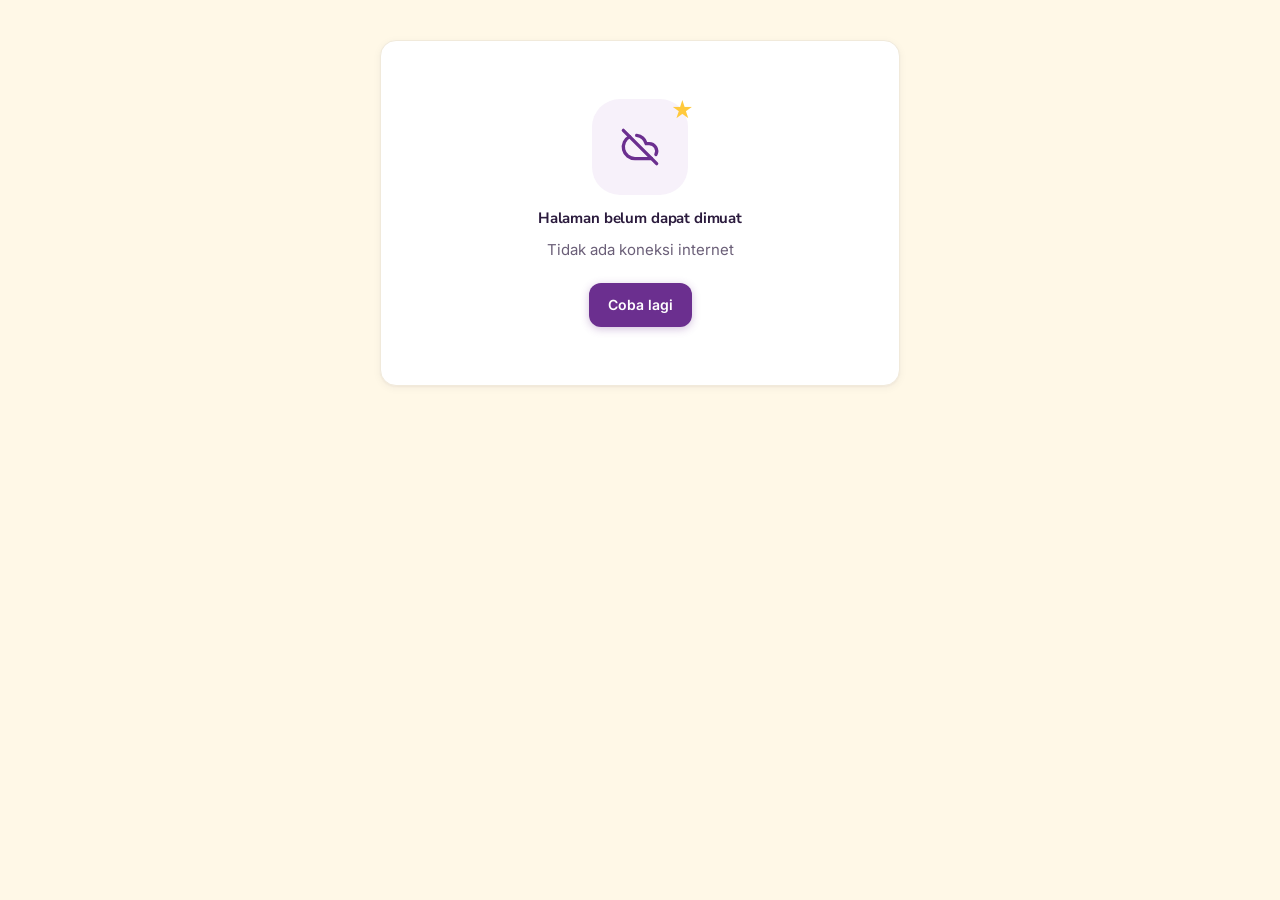
<file: index.html>
<!doctype html>
<html lang="id">
<head>
  <meta charset="utf-8">
  <meta name="viewport" content="width=device-width, initial-scale=1, viewport-fit=cover">
  <meta name="theme-color" content="#6B2F8F">
  <meta name="description" content="Les Baca (Ahe) & Berhitung (Ala) — bimbingan belajar membaca dan berhitung yang asyik, bertahap, dan penuh kasih sayang.">
  <title>Les Baca & Berhitung</title>
  <link rel="icon" type="image/png" sizes="32x32" href="icons/favicon-32.png">
  <link rel="apple-touch-icon" href="icons/apple-touch-icon.png">
  <link rel="preconnect" href="https://fonts.googleapis.com">
  <link rel="preconnect" href="https://fonts.gstatic.com" crossorigin>
  <link href="https://fonts.googleapis.com/css2?family=Inter:wght@400;500;600;700&family=Nunito+Sans:opsz,wght@6..12,600;6..12,700;6..12,800;6..12,900&display=swap" rel="stylesheet">
  <link rel="stylesheet" href="css/style.css">
</head>
<body class="public">
  <div id="root"></div>
  <script src="js/config.js"></script>
  <script src="js/icons.js"></script>
  <script src="js/core.js"></script>
  <script src="js/kuitansi.js"></script>
  <script src="js/public.js"></script>
</body>
</html>
</file>
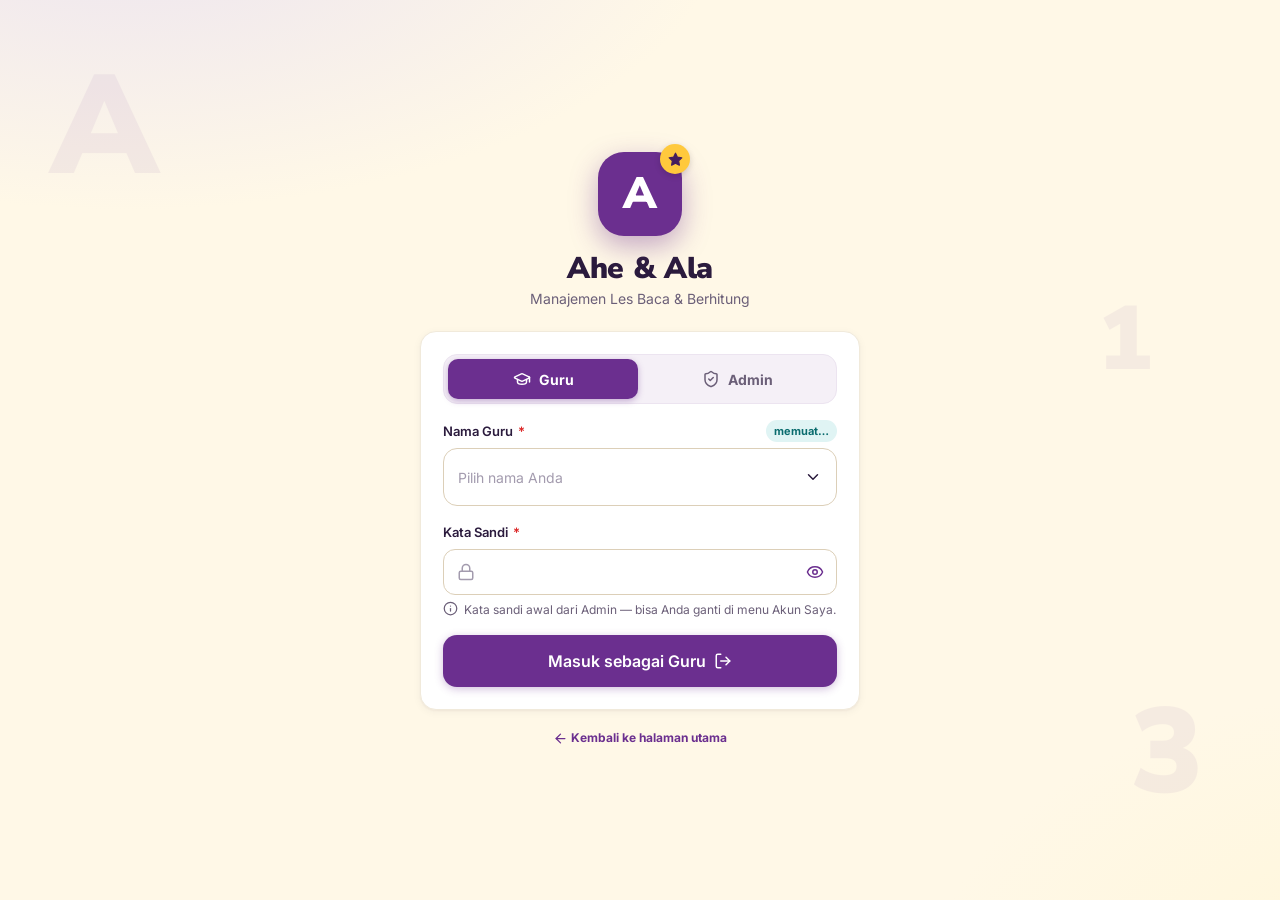
<file: app.html>
<!doctype html>
<html lang="id">
<head>
  <meta charset="utf-8">
  <meta name="viewport" content="width=device-width, initial-scale=1, viewport-fit=cover">
  <meta name="theme-color" content="#6B2F8F">
  <meta name="robots" content="noindex">
  <title>SIMLes Calistung</title>
  <link rel="manifest" href="manifest.webmanifest">
  <link rel="icon" type="image/png" sizes="32x32" href="icons/favicon-32.png">
  <link rel="apple-touch-icon" href="icons/apple-touch-icon.png">
  <meta name="mobile-web-app-capable" content="yes">
  <meta name="apple-mobile-web-app-capable" content="yes">
  <meta name="apple-mobile-web-app-title" content="SIMLes">
  <meta name="apple-mobile-web-app-status-bar-style" content="default">
  <link rel="preconnect" href="https://fonts.googleapis.com">
  <link rel="preconnect" href="https://fonts.gstatic.com" crossorigin>
  <link href="https://fonts.googleapis.com/css2?family=Inter:wght@400;500;600;700&family=Nunito+Sans:opsz,wght@6..12,600;6..12,700;6..12,800;6..12,900&display=swap" rel="stylesheet">
  <link rel="stylesheet" href="css/style.css">
</head>
<body>
  <div id="app"></div>
  <script src="js/config.js"></script>
  <script src="js/icons.js"></script>
  <script src="js/core.js"></script>
  <script src="js/rules.js"></script>
  <script src="js/kuitansi.js"></script>
  <script src="js/app.js"></script>
  <script src="js/admin.js"></script>
  <script src="js/admin2.js"></script>
  <script src="js/admin3.js"></script>
  <script src="js/promosi.js"></script>
  <script src="js/piagam.js"></script>
  <script src="pwa.js" defer></script>
</body>
</html>
</file>
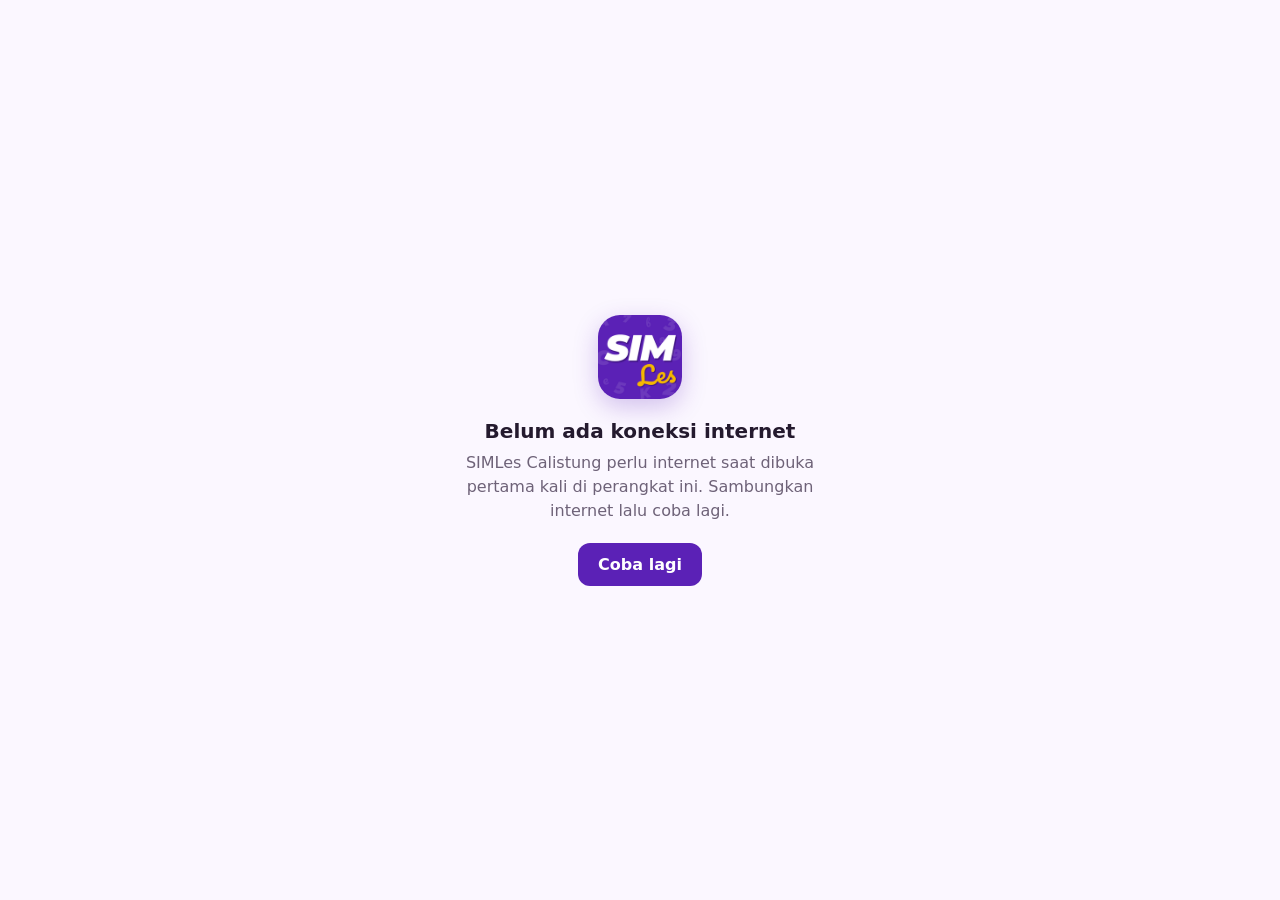
<file: offline.html>
<!DOCTYPE html>
<html lang="id">
<head>
  <meta charset="UTF-8">
  <meta name="viewport" content="width=device-width, initial-scale=1">
  <meta name="theme-color" content="#5B21B6">
  <title>Sedang offline · SIMLes Calistung</title>
  <style>
    body { margin: 0; min-height: 100vh; display: grid; place-items: center; font-family: system-ui, sans-serif; background: #FBF7FF; color: #241A2E; text-align: center; padding: 24px; box-sizing: border-box; }
    .box { max-width: 360px; } h1 { font-size: 20px; margin: 16px 0 8px; } p { color: #6E6278; margin: 0 0 20px; line-height: 1.5; }
    button { font: inherit; font-weight: 700; padding: 12px 20px; border-radius: 12px; border: 0; background: #5B21B6; color: #fff; cursor: pointer; }
    img { width: 84px; height: 84px; border-radius: 22px; box-shadow: 0 8px 24px rgba(91,33,182,.25); }
  </style>
</head>
<body>
  <div class="box">
    <img src="icons/icon-192.png" alt="SIMLes">
    <h1>Belum ada koneksi internet</h1>
    <p>SIMLes Calistung perlu internet saat dibuka pertama kali di perangkat ini. Sambungkan internet lalu coba lagi.</p>
    <button type="button" onclick="location.reload()">Coba lagi</button>
  </div>
</body>
</html>
</file>
<file: css/style.css>
/* ==========================================================================
   AHE & ALA — Sistem Desain "Ceria Resmi"
   Warna utama dapat diganti Admin: semua turunan memakai variabel --p-*
   ========================================================================== */
:root {
  --p: #6B2F8F; --p-50: #F7F1FA; --p-100: #F3EAF8; --p-200: #E5D3EF; --p-300: #C9A6DD;
  --p-600: #5A2678; --p-700: #4E1F6B; --p-800: #3F1857; --p-900: #2B1040; --on-p: #FFFFFF;
  --accent: #F58220; --accent-700: #D9680A; --accent-50: #FFF1E3;
  --sun: #FFC93C; --sun-50: #FFF6D9;
  --ala: #0F8B8D; --ala-700: #0A6C6E; --ala-50: #E0F4F4; --ala-100: #C7EDEC;
  --bg: #FBF8F3; --bg-public: #FFF8E7; --surface: #FFFFFF; --surface-2: #FBF6EC;
  --text: #2B1B3D; --text-2: #6B5F78; --text-3: #A39BAE;
  --line: #EADFC8; --line-2: #F1EADB; --input-line: #DCCFB8;
  --ok: #16A34A; --ok-50: #DCFCE7; --ok-700: #166534;
  --warn: #D97706; --warn-50: #FEF3C7; --warn-700: #92400E;
  --bad: #DC2626; --bad-50: #FEE2E2; --bad-700: #B91C1C;
  --info: #2563EB; --info-50: #DBEAFE; --info-700: #1D4ED8;
  --neutral-50: #F1F5F9; --neutral-700: #475569;
  --wa: #128C4A;
  --r-sm: 8px; --r: 12px; --r-lg: 16px; --r-xl: 24px;
  --sh-1: 0 1px 2px rgba(43, 27, 61, .04), 0 2px 8px rgba(43, 27, 61, .05);
  --sh-2: 0 6px 18px rgba(43, 27, 61, .10);
  --sh-3: 0 16px 40px rgba(43, 27, 61, .18);
  --f-head: 'Nunito Sans', 'Segoe UI', system-ui, sans-serif;
  --f-body: 'Inter', 'Segoe UI', system-ui, sans-serif;
  --sidebar-w: 248px;
  --ease: cubic-bezier(.2, .8, .2, 1);
}
*, *::before, *::after { box-sizing: border-box; }
html { -webkit-text-size-adjust: 100%; scroll-behavior: smooth; }
body {
  margin: 0; font-family: var(--f-body); font-size: 14px; line-height: 1.55; color: var(--text);
  background: var(--bg); -webkit-font-smoothing: antialiased; overflow-x: hidden;
}
img { max-width: 100%; display: block; }
a { color: var(--p); text-decoration: none; }
button, input, select, textarea { font: inherit; color: inherit; }
button { cursor: pointer; }
h1, h2, h3, h4 { font-family: var(--f-head); margin: 0; line-height: 1.25; letter-spacing: -.01em; }
h1 { font-size: 28px; font-weight: 900; }
h2 { font-size: 22px; font-weight: 800; }
h3 { font-size: 17px; font-weight: 800; }
h4 { font-size: 15px; font-weight: 700; }
p { margin: 0; }
.muted { color: var(--text-2); }
.small { font-size: 12px; }
.tiny { font-size: 11px; }
.num { font-variant-numeric: tabular-nums; }
.strong { font-weight: 700; }
.nowrap { white-space: nowrap; }
.hidden { display: none !important; }
.sr { position: absolute; width: 1px; height: 1px; overflow: hidden; clip: rect(0 0 0 0); }
.ellipsis { overflow: hidden; text-overflow: ellipsis; white-space: nowrap; }
:focus-visible { outline: 3px solid var(--p-300); outline-offset: 2px; border-radius: 6px; }

/* ---------- Ikon ---------- */
.ic { width: 18px; height: 18px; flex: none; fill: none; stroke: currentColor; stroke-width: 2; stroke-linecap: round; stroke-linejoin: round; vertical-align: middle; }
.ic-sm { width: 15px; height: 15px; }
.ic-lg { width: 22px; height: 22px; }
.ic-xl { width: 28px; height: 28px; }
.ic-fill { fill: currentColor; }

/* ---------- Tombol ---------- */
.btn {
  display: inline-flex; align-items: center; justify-content: center; gap: 8px; min-height: 44px; padding: 0 18px;
  border-radius: var(--r); border: 1.5px solid transparent; background: var(--surface); font-weight: 600; font-size: 14px;
  white-space: nowrap; transition: background .15s, transform .1s, box-shadow .15s, border-color .15s; user-select: none;
  -webkit-tap-highlight-color: transparent; text-decoration: none; color: var(--text);
}
.btn:active { transform: scale(.97); }
.btn[disabled], .btn.is-disabled { opacity: .5; pointer-events: none; }
.btn-primary { background: var(--p); color: var(--on-p); box-shadow: 0 2px 8px color-mix(in srgb, var(--p) 30%, transparent); }
.btn-primary:hover { background: var(--p-700); }
.btn-accent { background: linear-gradient(180deg, #F78C2C, var(--accent-700)); color: #fff; box-shadow: 0 3px 10px rgba(217, 104, 10, .35); }
.btn-accent:hover { filter: brightness(1.05); }
.btn-outline { border-color: var(--p); color: var(--p); background: var(--surface); }
.btn-outline:hover { background: var(--p-50); }
.btn-soft { background: var(--p-100); color: var(--p-700); }
.btn-soft:hover { background: var(--p-200); }
.btn-ghost { background: transparent; color: var(--p); }
.btn-ghost:hover { background: var(--p-50); }
.btn-light { background: var(--surface); border-color: var(--line); }
.btn-light:hover { background: var(--surface-2); }
.btn-danger { background: var(--bad); color: #fff; }
.btn-danger-ghost { background: transparent; color: var(--bad); }
.btn-danger-ghost:hover { background: var(--bad-50); }
.btn-wa { background: var(--surface); border-color: #BFE6CF; color: var(--wa); }
.btn-wa:hover { background: #EDF8F1; }
.btn-ala { background: var(--ala); color: #fff; }
.btn-sm { min-height: 36px; padding: 0 12px; font-size: 13px; border-radius: 10px; gap: 6px; }
.btn-xs { min-height: 30px; padding: 0 10px; font-size: 12px; border-radius: 8px; gap: 5px; }
.btn-lg { min-height: 52px; padding: 0 24px; font-size: 16px; border-radius: 14px; }
.btn-block { width: 100%; }
.btn-pill { border-radius: 999px; }
.btn-icon { width: 44px; padding: 0; }
.btn-icon.btn-sm { width: 36px; }
.btn-icon.btn-xs { width: 30px; }
.btn .spin { animation: spin 1s linear infinite; }
@keyframes spin { to { transform: rotate(360deg); } }

/* ---------- Form ---------- */
.field { display: flex; flex-direction: column; gap: 6px; min-width: 0; }
.field > label, .label { font-size: 13px; font-weight: 600; color: var(--text); }
.req { color: var(--bad); margin-left: 2px; }
.input, select.input, textarea.input {
  width: 100%; min-height: 46px; padding: 10px 14px; border: 1.5px solid var(--input-line); border-radius: var(--r);
  background: var(--surface); font-size: 15px; transition: border-color .15s, box-shadow .15s; appearance: none; -webkit-appearance: none;
}
textarea.input { min-height: 96px; resize: vertical; line-height: 1.5; }
select.input { padding-right: 38px; background-image: url("data:image/svg+xml,%3Csvg xmlns='http://www.w3.org/2000/svg' width='16' height='16' viewBox='0 0 24 24' fill='none' stroke='%236B5F78' stroke-width='2.2' stroke-linecap='round' stroke-linejoin='round'%3E%3Cpath d='m6 9 6 6 6-6'/%3E%3C/svg%3E"); background-repeat: no-repeat; background-position: right 12px center; }
.input::placeholder { color: var(--text-3); }
.input:focus { outline: none; border-color: var(--p); box-shadow: 0 0 0 4px var(--p-100); }
.input[readonly] { background: var(--surface-2); color: var(--text-2); }
.input.is-error, .is-error .input { border-color: var(--bad); box-shadow: 0 0 0 4px var(--bad-50); }
.err-msg { display: none; color: var(--bad-700); font-size: 12px; font-weight: 500; gap: 4px; align-items: center; }
.is-error .err-msg { display: flex; }
.help { font-size: 12px; color: var(--text-2); display: flex; gap: 6px; align-items: flex-start; }
.input-group { display: flex; align-items: stretch; }
.input-group .prefix { display: flex; align-items: center; padding: 0 12px; border: 1.5px solid var(--input-line); border-right: 0; border-radius: var(--r) 0 0 var(--r); background: var(--p-50); font-weight: 700; color: var(--p-700); font-size: 14px; }
.input-group .input { border-radius: 0 var(--r) var(--r) 0; }
.input-icon { position: relative; }
.input-icon > .ic { position: absolute; left: 14px; top: 50%; transform: translateY(-50%); color: var(--text-3); pointer-events: none; }
.input-icon > .input { padding-left: 42px; }
.input-icon > .btn-eye { position: absolute; right: 4px; top: 50%; transform: translateY(-50%); }
.grid-2 { display: grid; grid-template-columns: 1fr 1fr; gap: 12px; }
.grid-3 { display: grid; grid-template-columns: repeat(3, 1fr); gap: 12px; }
.form-stack { display: flex; flex-direction: column; gap: 16px; }
.check { display: inline-flex; align-items: center; gap: 10px; cursor: pointer; min-height: 32px; user-select: none; }
.check input { position: absolute; opacity: 0; width: 1px; height: 1px; }
.check .box { width: 22px; height: 22px; border-radius: 7px; border: 2px solid var(--input-line); background: #fff; display: grid; place-items: center; flex: none; transition: all .12s; }
.check .box .ic { width: 14px; height: 14px; stroke-width: 3.2; color: #fff; opacity: 0; transform: scale(.6); transition: all .12s; }
.check input:checked + .box { background: var(--p); border-color: var(--p); }
.check input:checked + .box .ic { opacity: 1; transform: scale(1); }
.check input:focus-visible + .box { box-shadow: 0 0 0 4px var(--p-100); }
.check input:disabled + .box { background: var(--surface-2); border-style: dashed; }
.switch { position: relative; display: inline-flex; align-items: center; gap: 10px; cursor: pointer; }
.switch input { position: absolute; opacity: 0; }
.switch .track { width: 46px; height: 26px; border-radius: 99px; background: #D9D0E0; position: relative; transition: background .15s; flex: none; }
.switch .track::after { content: ''; position: absolute; top: 3px; left: 3px; width: 20px; height: 20px; border-radius: 50%; background: #fff; box-shadow: 0 1px 3px rgba(0,0,0,.2); transition: transform .18s var(--ease); }
.switch input:checked + .track { background: var(--p); }
.switch input:checked + .track::after { transform: translateX(20px); }
.seg { display: inline-flex; background: var(--p-50); border-radius: 14px; padding: 4px; gap: 4px; border: 1px solid var(--p-100); }
.seg button { border: 0; background: transparent; padding: 0 16px; min-height: 40px; border-radius: 10px; font-weight: 700; color: var(--text-2); display: inline-flex; align-items: center; gap: 8px; }
.seg button.on { background: var(--p); color: var(--on-p); box-shadow: 0 2px 6px color-mix(in srgb, var(--p) 35%, transparent); }
.seg.full { display: flex; } .seg.full button { flex: 1; justify-content: center; }

/* ---------- Kartu & permukaan ---------- */
.card { background: var(--surface); border: 1px solid var(--line-2); border-radius: var(--r-lg); box-shadow: var(--sh-1); }
.card-pad { padding: 18px; }
.card-head { display: flex; align-items: center; justify-content: space-between; gap: 12px; padding: 16px 18px; border-bottom: 1px solid var(--line-2); flex-wrap: wrap; }
.card-head h3 { display: flex; align-items: center; gap: 10px; }
.card-body { padding: 18px; }
.card.soft { background: var(--p-50); border-color: var(--p-100); box-shadow: none; }
.icon-dot { width: 40px; height: 40px; border-radius: 12px; display: grid; place-items: center; flex: none; background: var(--p-100); color: var(--p); }
.icon-dot.ala { background: var(--ala-50); color: var(--ala); }
.icon-dot.acc { background: var(--accent-50); color: var(--accent-700); }
.icon-dot.sun { background: var(--sun-50); color: #A07000; }
.icon-dot.ok { background: var(--ok-50); color: var(--ok-700); }
.icon-dot.bad { background: var(--bad-50); color: var(--bad-700); }
.icon-dot.neu { background: var(--neutral-50); color: var(--neutral-700); }
.icon-dot.sm { width: 32px; height: 32px; border-radius: 10px; }
.icon-dot.lg { width: 52px; height: 52px; border-radius: 16px; }

/* ---------- Chip & badge ---------- */
.chip { display: inline-flex; align-items: center; gap: 5px; height: 26px; padding: 0 10px; border-radius: 99px; font-size: 12px; font-weight: 700; white-space: nowrap; background: var(--neutral-50); color: var(--neutral-700); }
.chip .ic { width: 13px; height: 13px; }
.chip-ahe { background: var(--p-100); color: var(--p-700); }
.chip-ala { background: var(--ala-50); color: var(--ala-700); }
.chip-ok { background: var(--ok-50); color: var(--ok-700); }
.chip-warn { background: var(--warn-50); color: var(--warn-700); }
.chip-bad { background: var(--bad-50); color: var(--bad-700); }
.chip-info { background: var(--info-50); color: var(--info-700); }
.chip-lulus { background: var(--p-100); color: var(--p-800); }
.chip-lulus .ic { color: #E8A800; fill: #FFC93C; stroke: #C99000; }
.chip-acc { background: var(--accent-50); color: var(--accent-700); }
.chip-outline { background: transparent; border: 1px solid var(--line); color: var(--text-2); }
.chip-sm { height: 22px; font-size: 11px; padding: 0 8px; }
.dot { width: 8px; height: 8px; border-radius: 50%; background: currentColor; display: inline-block; flex: none; }
.count { display: inline-grid; place-items: center; min-width: 22px; height: 22px; padding: 0 6px; border-radius: 99px; background: var(--accent); color: #fff; font-size: 11px; font-weight: 800; }
.count.muted-count { background: rgba(255,255,255,.18); color: inherit; }

/* ---------- Avatar ---------- */
.av { width: 40px; height: 40px; border-radius: 50%; display: grid; place-items: center; font-weight: 800; font-family: var(--f-head); font-size: 14px; flex: none; overflow: hidden; }
.av img { width: 100%; height: 100%; object-fit: cover; }
.av-sm { width: 32px; height: 32px; font-size: 12px; }
.av-lg { width: 72px; height: 72px; font-size: 24px; }
.av-xl { width: 96px; height: 96px; font-size: 32px; border: 4px solid #fff; box-shadow: var(--sh-2); }
.av-0 { background: var(--p-100); color: var(--p-700); } .av-1 { background: var(--ala-50); color: var(--ala-700); }
.av-2 { background: var(--accent-50); color: var(--accent-700); } .av-3 { background: #FCE7F3; color: #9D174D; }
.av-4 { background: var(--info-50); color: var(--info-700); } .av-5 { background: var(--sun-50); color: #8A5A00; }

/* ---------- Tabel (berubah jadi kartu di HP) ---------- */
.tbl-wrap { overflow-x: auto; -webkit-overflow-scrolling: touch; }
.tbl { width: 100%; border-collapse: separate; border-spacing: 0; font-size: 14px; }
.tbl th { text-align: left; font-size: 11px; font-weight: 700; letter-spacing: .05em; text-transform: uppercase; color: var(--text-2); background: var(--p-50); padding: 12px 14px; white-space: nowrap; border-bottom: 1px solid var(--line-2); position: sticky; top: 0; z-index: 1; }
.tbl td { padding: 12px 14px; border-bottom: 1px solid var(--line-2); vertical-align: middle; }
.tbl tbody tr { transition: background .12s; }
.tbl tbody tr:hover { background: #FFFBF4; }
.tbl tbody tr.sel { background: var(--p-50); }
.tbl tbody tr.row-bad { background: #FFF6F6; }
.tbl tbody tr.row-muted { opacity: .55; }
.tbl .w-check { width: 44px; padding-right: 0; }
.tbl .t-name { font-weight: 700; color: var(--text); }
.tbl .t-sub { font-size: 12px; color: var(--text-2); }
.tbl .t-right { text-align: right; }
.tbl .t-center { text-align: center; }
.tbl tr.clickable { cursor: pointer; }
.person { display: flex; align-items: center; gap: 12px; min-width: 0; }
.person > div { min-width: 0; }
@media (max-width: 1099px) {
  .tbl-cards thead { display: none; }
  .tbl-cards, .tbl-cards tbody, .tbl-cards tr, .tbl-cards td { display: block; width: 100%; }
  .tbl-cards tr { position: relative; background: var(--surface); border: 1px solid var(--line-2); border-radius: var(--r-lg); margin-bottom: 10px; padding: 12px 14px 10px 14px; box-shadow: var(--sh-1); }
  .tbl-cards tbody tr:hover { background: var(--surface); }
  .tbl-cards tr.sel { background: var(--p-50); border-color: var(--p-200); }
  .tbl-cards td { border: 0; padding: 4px 0; display: flex; align-items: center; justify-content: space-between; gap: 10px; text-align: right; min-height: 0; }
  .tbl-cards td[data-l]::before { content: attr(data-l); font-size: 12px; color: var(--text-2); font-weight: 600; text-align: left; flex: none; }
  .tbl-cards td.t-main { display: block; text-align: left; padding: 0 36px 6px 0; }
  .tbl-cards td.w-check { position: absolute; top: 10px; right: 8px; width: auto; padding: 0; }
  .tbl-cards td.t-actions { justify-content: flex-end; padding-top: 8px; border-top: 1px dashed var(--line); margin-top: 6px; flex-wrap: wrap; }
  .tbl-cards td.hide-m { display: none; }
}

/* ---------- Tab ---------- */
.tabs { display: flex; gap: 6px; overflow-x: auto; scrollbar-width: none; padding: 2px; }
.tabs::-webkit-scrollbar { display: none; }
.tab { border: 1px solid var(--line); background: var(--surface); border-radius: 99px; padding: 0 16px; min-height: 40px; font-weight: 600; color: var(--text-2); display: inline-flex; align-items: center; gap: 8px; white-space: nowrap; font-size: 14px; }
.tab .n { font-size: 11px; font-weight: 800; background: var(--p-50); color: var(--p-700); padding: 2px 7px; border-radius: 99px; }
.tab.on { background: var(--p); border-color: var(--p); color: var(--on-p); }
.tab.on .n { background: rgba(255,255,255,.22); color: inherit; }
.tab.warn { border-color: #F8C9A0; color: var(--accent-700); background: var(--accent-50); }
.tab.warn.on { background: var(--accent-700); color: #fff; }
.utabs { display: flex; gap: 2px; border-bottom: 1px solid var(--line); overflow-x: auto; scrollbar-width: none; }
.utabs::-webkit-scrollbar { display: none; }
.utab { border: 0; background: none; padding: 12px 14px; font-weight: 600; color: var(--text-2); border-bottom: 3px solid transparent; display: inline-flex; gap: 8px; align-items: center; white-space: nowrap; margin-bottom: -1px; }
.utab.on { color: var(--p); border-bottom-color: var(--p); }
.utab .n { font-size: 11px; font-weight: 800; background: var(--accent-50); color: var(--accent-700); padding: 1px 7px; border-radius: 99px; }

/* ---------- Toast ---------- */
#toasts { position: fixed; top: 16px; right: 16px; z-index: 300; display: flex; flex-direction: column; gap: 8px; pointer-events: none; max-width: calc(100vw - 32px); }
.toast { pointer-events: auto; display: flex; align-items: flex-start; gap: 10px; min-width: 260px; max-width: 420px; padding: 12px 14px; border-radius: 14px; color: #fff; font-weight: 500; box-shadow: var(--sh-3); animation: toastIn .25s var(--ease); background: var(--text); }
.toast.ok { background: #15803D; } .toast.bad { background: #B91C1C; } .toast.warn { background: #B45309; } .toast.info { background: var(--p-700); }
.toast.out { animation: toastOut .2s ease forwards; }
@keyframes toastIn { from { opacity: 0; transform: translateY(-10px) scale(.98); } }
@keyframes toastOut { to { opacity: 0; transform: translateY(-8px); } }
@media (max-width: 767px) { #toasts { top: auto; bottom: 84px; left: 16px; right: 16px; } .toast { max-width: none; } }

/* ---------- Modal, drawer, sheet ---------- */
.ov { position: fixed; inset: 0; z-index: 200; background: rgba(43, 27, 61, .45); display: flex; align-items: center; justify-content: center; padding: 16px; animation: fade .18s ease; }
.ov.closing { animation: fadeOut .16s ease forwards; }
@keyframes fade { from { opacity: 0; } } @keyframes fadeOut { to { opacity: 0; } }
.modal { background: var(--surface); border-radius: 20px; width: 100%; max-width: 520px; max-height: calc(100dvh - 32px); display: flex; flex-direction: column; box-shadow: var(--sh-3); animation: pop .22s var(--ease); overflow: hidden; }
.modal.wide { max-width: 760px; } .modal.xwide { max-width: 1040px; }
@keyframes pop { from { opacity: 0; transform: translateY(12px) scale(.98); } }
.modal-head { display: flex; align-items: flex-start; gap: 12px; padding: 18px 20px 14px; border-bottom: 1px solid var(--line-2); background: var(--p-50); }
.modal-head h3 { flex: 1; }
.modal-head .sub { font-size: 13px; color: var(--text-2); margin-top: 2px; font-family: var(--f-body); font-weight: 400; }
.modal-body { padding: 18px 20px; overflow-y: auto; flex: 1; }
.modal-foot { display: flex; gap: 10px; justify-content: flex-end; padding: 14px 20px; border-top: 1px solid var(--line-2); background: var(--surface); flex-wrap: wrap; }
.ov.drawer { justify-content: flex-end; padding: 0; align-items: stretch; }
.ov.drawer .modal { max-width: 460px; max-height: none; height: 100dvh; border-radius: 22px 0 0 22px; animation: slideIn .25s var(--ease); }
@keyframes slideIn { from { transform: translateX(40px); opacity: 0; } }
@media (max-width: 767px) {
  .ov { align-items: flex-end; padding: 0; }
  .ov .modal, .ov.drawer .modal { max-width: none; border-radius: 22px 22px 0 0; height: auto; max-height: 92dvh; animation: sheetIn .26s var(--ease); }
  @keyframes sheetIn { from { transform: translateY(40px); opacity: .5; } }
  .modal-foot { padding-bottom: calc(14px + env(safe-area-inset-bottom)); }
  .modal-foot .btn { flex: 1; }
}

/* ---------- Kosong & skeleton ---------- */
.empty { text-align: center; padding: 40px 20px; color: var(--text-2); display: flex; flex-direction: column; align-items: center; gap: 10px; }
.empty .art { width: 96px; height: 96px; border-radius: 28px; background: var(--p-50); display: grid; place-items: center; color: var(--p); position: relative; margin-bottom: 4px; }
.empty .art::after { content: '★'; position: absolute; top: -6px; right: -6px; color: var(--sun); font-size: 22px; }
.empty .art .ic { width: 40px; height: 40px; }
.empty h4 { color: var(--text); }
.sk { background: linear-gradient(90deg, #F3EEE5 25%, #FAF6EF 50%, #F3EEE5 75%); background-size: 200% 100%; animation: sk 1.2s infinite; border-radius: 8px; }
@keyframes sk { to { background-position: -200% 0; } }

/* ---------- Progress ---------- */
.bar { height: 8px; border-radius: 99px; background: var(--line-2); overflow: hidden; }
.bar > i { display: block; height: 100%; border-radius: inherit; background: var(--p); transition: width .4s var(--ease); }
.bar.ok > i { background: var(--ok); } .bar.ala > i { background: var(--ala); } .bar.bad > i { background: var(--bad); }

/* ==========================================================================
   APLIKASI ADMIN & GURU
   ========================================================================== */
.app-shell { min-height: 100dvh; }
.sidebar {
  position: fixed; inset: 0 auto 0 0; width: var(--sidebar-w); z-index: 50; display: none; flex-direction: column;
  background: linear-gradient(180deg, var(--p-700) 0%, var(--p-800) 100%); color: #fff; padding: 16px 12px;
}
.brand { display: flex; align-items: center; gap: 12px; padding: 6px 8px 18px; border-bottom: 1px solid rgba(255,255,255,.1); margin-bottom: 12px; }
.brand .logo { width: 44px; height: 44px; border-radius: 14px; background: #fff; display: grid; place-items: center; overflow: hidden; flex: none; box-shadow: 0 4px 12px rgba(0,0,0,.18); }
.brand .logo img { width: 100%; height: 100%; object-fit: contain; }
.brand .t1 { font-family: var(--f-head); font-weight: 900; font-size: 17px; line-height: 1.15; }
.brand .t2 { font-size: 11px; letter-spacing: .06em; text-transform: uppercase; color: var(--sun); font-weight: 700; }
.nav-sec { font-size: 10px; text-transform: uppercase; letter-spacing: .1em; color: rgba(255,255,255,.5); font-weight: 700; padding: 10px 12px 6px; }
.nav { display: flex; flex-direction: column; gap: 2px; overflow-y: auto; flex: 1; scrollbar-width: thin; }
.nav a { display: flex; align-items: center; gap: 12px; padding: 0 12px; min-height: 42px; border-radius: 12px; color: rgba(255,255,255,.82); font-weight: 600; position: relative; transition: background .12s; }
.nav a:hover { background: rgba(255,255,255,.07); color: #fff; }
.nav a.on { background: rgba(255,255,255,.14); color: #fff; }
.nav a.on::before { content: ''; position: absolute; left: -12px; top: 9px; bottom: 9px; width: 4px; border-radius: 0 4px 4px 0; background: var(--sun); }
.nav a .count { margin-left: auto; }
.side-user { margin-top: 12px; display: flex; align-items: center; gap: 10px; padding: 10px; border-radius: 14px; background: rgba(255,255,255,.08); }
.side-user .av { background: var(--ala-50); color: var(--ala-700); }
.side-user .who { flex: 1; min-width: 0; font-size: 13px; font-weight: 700; line-height: 1.2; }
.side-user .who small { display: block; font-weight: 500; color: rgba(255,255,255,.65); font-size: 11px; }
.side-user button { background: none; border: 0; color: #fff; opacity: .8; width: 36px; height: 36px; border-radius: 10px; display: grid; place-items: center; }
.side-user button:hover { background: rgba(255,255,255,.1); opacity: 1; }
.main { min-width: 0; }
.topbar { position: sticky; top: 0; z-index: 40; height: 60px; display: flex; align-items: center; gap: 12px; padding: 0 16px; background: rgba(255,255,255,.88); backdrop-filter: saturate(1.4) blur(12px); -webkit-backdrop-filter: saturate(1.4) blur(12px); border-bottom: 1px solid var(--line-2); }
.topbar .crumb { flex: 1; min-width: 0; }
.topbar .crumb small { display: block; font-size: 11px; color: var(--text-2); line-height: 1.2; }
.topbar .crumb b { font-family: var(--f-head); font-weight: 800; font-size: 17px; display: block; line-height: 1.2; overflow: hidden; text-overflow: ellipsis; white-space: nowrap; }
.topbar .tb-logo { width: 36px; height: 36px; border-radius: 11px; background: var(--p); color: #fff; display: grid; place-items: center; overflow: hidden; flex: none; }
.topbar .tb-logo img { width: 100%; height: 100%; object-fit: contain; background: #fff; }
.sync { display: inline-flex; align-items: center; gap: 7px; height: 30px; padding: 0 12px; border-radius: 99px; font-size: 12px; font-weight: 700; background: var(--ok-50); color: var(--ok-700); border: 0; white-space: nowrap; }
.sync .dot { width: 7px; height: 7px; }
.sync.saving { background: var(--warn-50); color: var(--warn-700); }
.sync.saving .dot { animation: blink 1s infinite; }
.sync.offline { background: var(--neutral-50); color: var(--neutral-700); }
@keyframes blink { 50% { opacity: .2; } }
.view { padding: 16px 16px 112px; max-width: 1320px; margin: 0 auto; animation: viewIn .18s ease; }
@keyframes viewIn { from { opacity: .4; transform: translateY(4px); } }
.page-head { display: flex; align-items: flex-end; justify-content: space-between; gap: 12px; flex-wrap: wrap; margin-bottom: 18px; }
.page-head h1 { font-size: 24px; }
.page-head p { color: var(--text-2); margin-top: 4px; max-width: 640px; }
.page-head .actions { display: flex; gap: 8px; flex-wrap: wrap; }
.bnav { position: fixed; left: 0; right: 0; bottom: 0; z-index: 60; display: flex; background: rgba(255,255,255,.96); backdrop-filter: blur(12px); border-top: 1px solid var(--line-2); padding-bottom: env(safe-area-inset-bottom); }
.bnav a, .bnav button { flex: 1; display: flex; flex-direction: column; align-items: center; justify-content: center; gap: 3px; min-height: 62px; font-size: 11px; font-weight: 700; color: var(--text-2); background: none; border: 0; position: relative; }
.bnav .on { color: var(--p); }
.bnav .on .ic { stroke-width: 2.4; }
.bnav .on::after { content: ''; position: absolute; top: 0; left: 30%; right: 30%; height: 3px; border-radius: 0 0 3px 3px; background: var(--p); }
.bnav .count { position: absolute; top: 6px; left: calc(50% + 6px); min-width: 18px; height: 18px; font-size: 10px; }
@media (min-width: 1024px) {
  .sidebar { display: flex; }
  .main { margin-left: var(--sidebar-w); }
  .bnav, .topbar .tb-logo, .m-only { display: none !important; }
  .topbar { padding: 0 28px; height: 64px; }
  .view { padding: 24px 28px 80px; }
  .page-head h1 { font-size: 30px; }
}
@media (max-width: 1023px) { .d-only { display: none !important; } }

/* Lembar "Lainnya" (HP) */
.more-grid { display: grid; grid-template-columns: repeat(3, 1fr); gap: 10px; }
.more-grid a { display: flex; flex-direction: column; align-items: center; gap: 8px; padding: 14px 6px; border-radius: 16px; background: var(--p-50); color: var(--text); font-weight: 600; font-size: 12px; text-align: center; position: relative; }
.more-grid a .icon-dot { background: #fff; }
.more-grid a .count { position: absolute; top: 8px; right: 12px; }

/* ---------- Statistik ---------- */
.stats { display: grid; grid-template-columns: repeat(2, 1fr); gap: 12px; }
@media (min-width: 768px) { .stats { grid-template-columns: repeat(3, 1fr); } }
@media (min-width: 1280px) { .stats.six { grid-template-columns: repeat(6, 1fr); } .stats.four { grid-template-columns: repeat(4, 1fr); } }
.stat { padding: 16px; display: flex; flex-direction: column; gap: 8px; position: relative; overflow: hidden; }
.stat .top { display: flex; align-items: flex-start; justify-content: space-between; gap: 8px; }
.stat .lbl { font-size: 11px; font-weight: 700; letter-spacing: .06em; text-transform: uppercase; color: var(--text-2); }
.stat .val { font-family: var(--f-head); font-weight: 900; font-size: 30px; line-height: 1.05; color: var(--text); }
.stat .val.sm { font-size: 20px; }
.stat .sub { font-size: 12px; color: var(--text-2); }
.stat.hl { border: 2px solid var(--accent); box-shadow: 0 6px 18px rgba(245, 130, 32, .14); }
a.stat:hover, .stat.click:hover { box-shadow: var(--sh-2); transform: translateY(-1px); }
.stat.click { cursor: pointer; transition: all .15s; }

/* Peringatan */
.alerts { display: grid; grid-template-columns: 1fr; gap: 12px; }
@media (min-width: 640px) { .alerts { grid-template-columns: repeat(2, 1fr); } }
@media (min-width: 1100px) { .alerts { grid-template-columns: repeat(5, 1fr); } }
.alert-card { border-left: 4px solid var(--warn); padding: 14px 14px 12px; display: flex; flex-direction: column; gap: 6px; cursor: pointer; transition: all .15s; text-align: left; border-top: 1px solid var(--line-2); border-right: 1px solid var(--line-2); border-bottom: 1px solid var(--line-2); background: var(--surface); border-radius: 14px; }
.alert-card:hover { box-shadow: var(--sh-2); transform: translateY(-1px); }
.alert-card.bad { border-left-color: var(--bad); } .alert-card.lulus { border-left-color: var(--p); } .alert-card.ok { border-left-color: var(--ok); }
.alert-card .t { display: flex; align-items: center; justify-content: space-between; gap: 8px; }
.alert-card h4 { font-size: 15px; }
.alert-card p { font-size: 12px; color: var(--text-2); flex: 1; }
.alert-card .go { font-size: 12px; font-weight: 700; color: var(--p); display: inline-flex; align-items: center; gap: 4px; }
.alert-card.zero { opacity: .6; }

.charts { display: grid; grid-template-columns: 1fr; gap: 16px; }
@media (min-width: 1100px) { .charts { grid-template-columns: 1fr 1fr; } }
.chart-box { position: relative; height: 260px; }
.legend { display: flex; gap: 14px; flex-wrap: wrap; font-size: 12px; color: var(--text-2); }
.legend i { display: inline-block; width: 10px; height: 10px; border-radius: 3px; margin-right: 6px; vertical-align: -1px; }
.hbar { display: flex; flex-direction: column; gap: 12px; }
.hbar .row { display: flex; flex-direction: column; gap: 6px; }
.hbar .row .lab { display: flex; justify-content: space-between; font-size: 13px; gap: 8px; }
.hbar .track { height: 14px; border-radius: 99px; background: var(--p-50); display: flex; overflow: hidden; }
.hbar .track i { display: block; height: 100%; }

/* Filter bar */
.filters { display: flex; gap: 8px; flex-wrap: wrap; align-items: center; padding: 12px; }
.filters .input { min-height: 40px; font-size: 14px; border-radius: 10px; }
.filters select.input { width: auto; min-width: 140px; flex: 1 1 140px; }
.filters .search { flex: 3 1 240px; }
@media (max-width: 767px) { .filters select.input { flex: 1 1 calc(50% - 8px); min-width: 0; } .filters .search { flex: 1 1 100%; } }

/* Bilah aksi massal */
.bulk { position: fixed; z-index: 70; left: 50%; transform: translateX(-50%); bottom: 18px; width: min(980px, calc(100vw - 32px)); background: var(--p-800); color: #fff; border-radius: 18px; box-shadow: var(--sh-3); padding: 12px 14px; display: flex; align-items: center; gap: 10px; flex-wrap: wrap; animation: bulkIn .22s var(--ease); }
@keyframes bulkIn { from { transform: translate(-50%, 20px); opacity: 0; } }
@media (min-width: 1024px) { .bulk { left: calc(50% + var(--sidebar-w) / 2); } }
@media (max-width: 1023px) { .bulk { bottom: 76px; } }
.bulk .n { font-weight: 800; display: flex; align-items: center; gap: 8px; margin-right: 4px; }
.bulk .acts { display: flex; gap: 6px; flex-wrap: wrap; flex: 1; }
.bulk .btn { background: rgba(255,255,255,.12); color: #fff; border: 0; min-height: 36px; padding: 0 12px; font-size: 13px; }
.bulk .btn:hover { background: rgba(255,255,255,.22); }
.bulk .btn.hl { background: var(--accent); }
.bulk .btn.lt { background: #fff; color: var(--p-800); }
.bulk .x { margin-left: auto; }

/* Paginasi */
.pager { display: flex; align-items: center; justify-content: space-between; gap: 10px; padding: 12px 16px; flex-wrap: wrap; font-size: 13px; color: var(--text-2); }
.pager .pg { display: flex; gap: 4px; }
.pager button { min-width: 34px; height: 34px; border-radius: 10px; border: 1px solid var(--line); background: #fff; font-weight: 700; color: var(--text-2); }
.pager button.on { background: var(--p); color: var(--on-p); border-color: var(--p); }
.pager button:disabled { opacity: .4; }

/* Login */
.login-wrap { min-height: 100dvh; display: flex; align-items: center; justify-content: center; padding: 24px 16px; background: radial-gradient(1000px 500px at 10% -10%, var(--p-100), transparent 60%), radial-gradient(800px 500px at 110% 110%, var(--sun-50), transparent 60%), var(--bg-public); position: relative; overflow: hidden; }
.login-wrap .deco { position: absolute; font-family: var(--f-head); font-weight: 900; color: var(--p); opacity: .06; user-select: none; pointer-events: none; }
.login-box { width: 100%; max-width: 440px; position: relative; z-index: 1; }
.login-logo { width: 84px; height: 84px; border-radius: 26px; background: var(--p); color: #fff; display: grid; place-items: center; margin: 0 auto 14px; position: relative; box-shadow: 0 10px 28px color-mix(in srgb, var(--p) 40%, transparent); }
.login-logo img { width: 100%; height: 100%; object-fit: contain; border-radius: inherit; background: #fff; }
.login-logo .star { position: absolute; top: -8px; right: -8px; width: 30px; height: 30px; border-radius: 50%; background: var(--sun); display: grid; place-items: center; color: var(--p-800); box-shadow: 0 2px 6px rgba(0,0,0,.15); }
.login-title { text-align: center; margin-bottom: 22px; }
.login-title h1 { font-size: 30px; }
.picker { border: 1.5px solid var(--input-line); border-radius: 14px; background: #fff; overflow: hidden; }
.picker-btn { width: 100%; display: flex; align-items: center; gap: 12px; min-height: 56px; padding: 8px 14px; background: none; border: 0; text-align: left; }
.picker-btn .ph { color: var(--text-3); flex: 1; }
.picker-list { border-top: 1px solid var(--line-2); max-height: 280px; overflow-y: auto; padding: 6px; }
.picker-list button { width: 100%; display: flex; align-items: center; gap: 12px; padding: 8px 10px; border: 0; background: none; border-radius: 12px; text-align: left; min-height: 52px; }
.picker-list button:hover, .picker-list button.on { background: var(--p-50); }
.picker-list button .ic.ok { color: var(--p); margin-left: auto; }

/* Guru: absen */
.hero-guru { background: linear-gradient(135deg, var(--p) 0%, var(--p-800) 100%); color: #fff; border-radius: 20px; padding: 18px; position: relative; overflow: hidden; box-shadow: var(--sh-2); }
.hero-guru::after { content: ''; position: absolute; right: -40px; top: -40px; width: 160px; height: 160px; border-radius: 50%; background: rgba(255,255,255,.08); }
.hero-guru h2 { font-size: 22px; color: #fff; }
.hero-guru .sub { opacity: .9; display: flex; align-items: center; gap: 8px; margin-top: 6px; font-weight: 600; }
.hero-guru .badge-sync { position: absolute; right: 14px; top: 14px; z-index: 1; }
.slist { display: flex; flex-direction: column; gap: 8px; }
.sitem { display: flex; align-items: center; gap: 12px; padding: 10px 12px; background: var(--surface); border: 1.5px solid var(--line-2); border-radius: 16px; min-height: 64px; cursor: pointer; transition: border-color .12s, background .12s; user-select: none; }
.sitem.on { border-color: var(--p-300); background: var(--p-50); }
.sitem.lock { opacity: .55; cursor: not-allowed; background: var(--surface-2); }
.sitem .nm { font-weight: 700; font-size: 15px; line-height: 1.25; }
.sitem .nm small { font-weight: 500; color: var(--text-2); font-size: 13px; }
.sitem .meta { flex: 1; min-width: 0; }
.sitem .note { font-size: 12px; color: var(--warn-700); font-weight: 600; display: flex; align-items: center; gap: 4px; }
.sticky-act { position: sticky; bottom: 74px; z-index: 30; padding: 10px 0 0; background: linear-gradient(transparent, var(--bg) 30%); }
@media (min-width: 1024px) { .sticky-act { bottom: 0; padding-bottom: 16px; } }

/* Kalender */
.cal { display: grid; grid-template-columns: repeat(7, 1fr); gap: 4px; }
.cal .dn { font-size: 11px; font-weight: 700; color: var(--text-2); text-align: center; padding: 6px 0; text-transform: uppercase; }
.cal .d { min-height: 58px; border-radius: 10px; background: var(--surface); border: 1px solid var(--line-2); padding: 6px; font-size: 13px; font-weight: 700; display: flex; flex-direction: column; justify-content: space-between; position: relative; }
.cal .d small { font-size: 10px; font-weight: 600; color: var(--p); }
.cal .d.out { opacity: .35; }
.cal .d.we { background: var(--p-50); color: var(--text-3); border-color: transparent; }
.cal .d.we small { color: var(--text-3); }
.cal .d.lib { background: var(--accent-700); color: #fff; border-color: var(--accent-700); }
.cal .d.lib small { color: #fff; }
.cal .d.back { background: var(--ala-50); border-color: var(--ala-100); }
.cal .d.back small { color: var(--ala-700); }
.cal .d.today { box-shadow: inset 0 0 0 2px var(--p); }
@media (max-width: 767px) { .cal .d { min-height: 44px; padding: 4px; font-size: 12px; } .cal .d small { font-size: 9px; } }

/* Timeline */
.tl { position: relative; padding-left: 26px; display: flex; flex-direction: column; gap: 12px; }
.tl::before { content: ''; position: absolute; left: 8px; top: 6px; bottom: 6px; width: 2px; background: var(--p-100); }
.tl .it { position: relative; background: var(--surface-2); border-radius: 14px; padding: 12px 14px; }
.tl .it::before { content: ''; position: absolute; left: -24px; top: 16px; width: 14px; height: 14px; border-radius: 50%; background: #fff; border: 3px solid var(--p-300); }
.tl .it.ms { background: var(--accent-50); }
.tl .it.ms::before { border-color: var(--sun); background: var(--sun); }
.tl .it .h { display: flex; justify-content: space-between; gap: 10px; font-weight: 700; }
.tl .it .h small { font-weight: 600; color: var(--text-2); white-space: nowrap; }

/* Matriks kehadiran */
.matrix th, .matrix td { padding: 8px 6px; text-align: center; font-size: 12px; }
.matrix th:first-child, .matrix td:first-child { text-align: left; position: sticky; left: 0; background: #fff; z-index: 2; min-width: 190px; padding-left: 14px; box-shadow: 1px 0 0 var(--line-2); }
.matrix th:first-child { background: var(--p-50); z-index: 3; }
.matrix .ck { width: 24px; height: 24px; border-radius: 50%; background: var(--ok); color: #fff; display: inline-grid; place-items: center; }
.matrix .ck .ic { width: 13px; height: 13px; stroke-width: 3.5; }
.matrix .no { width: 18px; height: 18px; border-radius: 50%; display: inline-block; background: var(--line-2); }
.matrix .lb { font-weight: 800; color: var(--text-3); }
.matrix td.L, .matrix th.L { background: var(--neutral-50); }
.matrix tr.row-bad td:first-child { background: #FFF6F6; }

/* Kuitansi */
.kw { background: #fff; border-radius: 18px; box-shadow: var(--sh-2); overflow: hidden; position: relative; }
.kw-head { background: linear-gradient(120deg, var(--p) 0%, var(--p-800) 100%); color: #fff; padding: 14px 18px; display: flex; gap: 12px; align-items: center; }
.kw-head .lg { width: 44px; height: 44px; border-radius: 12px; background: #fff; overflow: hidden; flex: none; display: grid; place-items: center; color: var(--p); }
.kw-head .lg img { width: 100%; height: 100%; object-fit: contain; }
.kw-head b { display: block; font-size: 13px; letter-spacing: .04em; text-transform: uppercase; }
.kw-head small { opacity: .85; }
.kw-body { padding: 18px; }
.kw-title { display: flex; justify-content: space-between; align-items: flex-start; gap: 10px; }
.kw-title h3 { font-size: 19px; letter-spacing: .01em; }
.stamp { transform: rotate(-8deg); border: 2.5px solid var(--ok); color: var(--ok-700); border-radius: 12px; padding: 4px 12px; font-family: var(--f-head); font-weight: 900; font-size: 20px; letter-spacing: .1em; text-align: center; line-height: 1.1; background: rgba(220, 252, 231, .6); flex: none; }
.stamp small { display: block; font-size: 10px; letter-spacing: .04em; font-weight: 700; }
.kw-perf { border-top: 2px dashed var(--line); margin: 16px -18px; position: relative; }
.kw-perf::before, .kw-perf::after { content: ''; position: absolute; top: -12px; width: 22px; height: 22px; border-radius: 50%; background: var(--bg-public); }
.kw-perf::before { left: -11px; } .kw-perf::after { right: -11px; }
.kw-row { display: flex; justify-content: space-between; gap: 12px; padding: 7px 0; font-size: 14px; }
.kw-row span:first-child { color: var(--text-2); flex: none; }
.kw-row span:last-child { text-align: right; font-weight: 700; }
.kw-amt { background: var(--p-50); border-radius: 14px; padding: 14px; margin-top: 10px; }
.kw-amt .v { font-family: var(--f-head); font-weight: 900; font-size: 28px; color: var(--p-700); }
.kw-amt .tb { background: #fff; border-radius: 10px; padding: 8px 12px; font-style: italic; margin-top: 8px; font-size: 13px; }
.kw-sign { display: flex; justify-content: space-between; align-items: flex-end; gap: 12px; margin-top: 4px; font-size: 13px; }
.kw-sign .sig { font-family: 'Brush Script MT', cursive; font-size: 30px; color: var(--p-700); line-height: 1; margin: 6px 0; }

/* Piagam */
.canvas-wrap { background: repeating-conic-gradient(#f6f1e8 0 25%, #fff 0 50%) 0 0/20px 20px; border-radius: 14px; border: 1px solid var(--line); overflow: hidden; position: relative; }
.canvas-wrap canvas { width: 100%; height: auto; display: block; touch-action: none; }
.kal-grid { display: grid; grid-template-columns: 1fr; gap: 16px; }
@media (min-width: 1100px) { .kal-grid { grid-template-columns: minmax(0, 1fr) 360px; } }
.pad { display: grid; grid-template-columns: repeat(3, 48px); gap: 6px; justify-content: center; }
.pad .btn { width: 48px; padding: 0; }
.swatches { display: flex; gap: 8px; flex-wrap: wrap; }
.swatch { width: 34px; height: 34px; border-radius: 50%; border: 3px solid #fff; box-shadow: 0 0 0 1px var(--line); cursor: pointer; display: grid; place-items: center; color: #fff; }
.swatch.on { box-shadow: 0 0 0 3px var(--p); }
.split { display: grid; grid-template-columns: 1fr; gap: 16px; }
@media (min-width: 1100px) { .split { grid-template-columns: minmax(0, 1fr) 380px; } .split.r { grid-template-columns: 380px minmax(0, 1fr); } .split.half { grid-template-columns: 1fr 1fr; } }

/* WA bubble */
.wa-phone { background: #E5DDD5; border-radius: 16px; padding: 14px; }
.wa-bubble { background: #DCF8C6; border-radius: 10px 10px 10px 2px; padding: 10px 12px; font-size: 13px; white-space: pre-wrap; box-shadow: 0 1px 1px rgba(0,0,0,.08); max-width: 92%; }
.wa-bubble .meta { text-align: right; font-size: 10px; color: #6b7c6b; margin-top: 4px; }
.tokens { display: flex; gap: 6px; flex-wrap: wrap; }
.tokens button { border: 1px dashed var(--p-300); background: var(--p-50); color: var(--p-700); border-radius: 8px; padding: 3px 8px; font-size: 12px; font-weight: 600; font-family: ui-monospace, monospace; }

/* Section list (kelola landing) */
.sec-row { display: flex; align-items: center; gap: 10px; padding: 10px 12px; }
.sec-row .no { width: 30px; height: 26px; border-radius: 8px; background: var(--p-100); color: var(--p-700); font-weight: 800; font-size: 12px; display: grid; place-items: center; }
.sec-row .t { flex: 1; min-width: 0; }
.thumbs { display: grid; grid-template-columns: repeat(auto-fill, minmax(120px, 1fr)); gap: 10px; }
.thumb { border-radius: 12px; overflow: hidden; background: var(--surface-2); position: relative; border: 1px solid var(--line-2); }
.thumb img { width: 100%; aspect-ratio: 4/3; object-fit: cover; }
.thumb .x { position: absolute; top: 6px; right: 6px; width: 30px; height: 30px; border-radius: 9px; background: rgba(255,255,255,.92); border: 0; color: var(--bad); display: grid; place-items: center; }
.thumb input { border: 0; border-top: 1px solid var(--line-2); width: 100%; padding: 6px 8px; font-size: 12px; background: #fff; }
.preview-frame { width: 100%; height: 680px; border: 0; border-radius: 0 0 14px 14px; background: #fff; }
.browser-bar { display: flex; align-items: center; gap: 6px; padding: 8px 12px; background: var(--surface-2); border-radius: 14px 14px 0 0; border: 1px solid var(--line-2); border-bottom: 0; }
.browser-bar i { width: 10px; height: 10px; border-radius: 50%; background: #F87171; } .browser-bar i:nth-child(2) { background: #FBBF24; } .browser-bar i:nth-child(3) { background: #34D399; }

/* Stepper */
.stepper { display: flex; gap: 10px; flex-wrap: wrap; }
.step { flex: 1 1 200px; display: flex; align-items: center; gap: 12px; padding: 12px 14px; border-radius: 14px; background: var(--surface); border: 1px solid var(--line-2); }
.step .n { width: 34px; height: 34px; border-radius: 50%; display: grid; place-items: center; font-weight: 800; background: var(--p-50); color: var(--p-700); flex: none; }
.step.done .n { background: var(--ala-50); color: var(--ala-700); }
.step.on { background: var(--p-50); border-color: var(--p-200); }
.step.on .n { background: var(--p); color: #fff; }
.dropzone { border: 2px dashed var(--p-300); border-radius: 18px; background: var(--p-50); padding: 28px 16px; text-align: center; display: flex; flex-direction: column; align-items: center; gap: 8px; cursor: pointer; transition: all .15s; }
.dropzone:hover, .dropzone.over { border-color: var(--p); background: var(--p-100); }

.kv { display: grid; grid-template-columns: auto 1fr; gap: 6px 16px; font-size: 14px; }
.kv dt { color: var(--text-2); }
.kv dd { margin: 0; font-weight: 600; text-align: right; overflow-wrap: anywhere; }
.row-gap { display: flex; gap: 8px; align-items: center; flex-wrap: wrap; }
.stack { display: flex; flex-direction: column; gap: 16px; }
.stack-sm { display: flex; flex-direction: column; gap: 8px; }
.spacer { flex: 1; }
.mt-8 { margin-top: 8px; } .mt-12 { margin-top: 12px; } .mt-16 { margin-top: 16px; } .mt-24 { margin-top: 24px; } .mb-12 { margin-bottom: 12px; } .mb-16 { margin-bottom: 16px; }
.divider { height: 1px; background: var(--line-2); margin: 12px 0; }
.note-box { display: flex; gap: 10px; padding: 12px 14px; border-radius: 14px; background: var(--p-50); color: var(--p-800); font-size: 13px; align-items: flex-start; }
.note-box.warn { background: var(--accent-50); color: var(--warn-700); }
.note-box.ok { background: var(--ala-50); color: var(--ala-700); }
.note-box.bad { background: var(--bad-50); color: var(--bad-700); }
.code-box { font-family: ui-monospace, Menlo, monospace; font-size: 26px; font-weight: 800; letter-spacing: .12em; text-align: center; background: var(--p-50); border: 2px dashed var(--p-300); color: var(--p-800); border-radius: 14px; padding: 14px; }

/* ==========================================================================
   HALAMAN PUBLIK
   ========================================================================== */
body.public { background: var(--bg-public); font-size: 15px; }
.pub-nav { position: sticky; top: 0; z-index: 50; background: rgba(255, 255, 255, .86); backdrop-filter: saturate(1.4) blur(14px); -webkit-backdrop-filter: saturate(1.4) blur(14px); border-bottom: 1px solid rgba(234, 223, 200, .6); }
.pub-nav .in { max-width: 1200px; margin: 0 auto; display: flex; align-items: center; gap: 16px; height: 66px; padding: 0 16px; }
.pub-brand { display: flex; align-items: center; gap: 10px; min-width: 0; }
.pub-brand .lg { width: 42px; height: 42px; border-radius: 13px; background: var(--p); color: #fff; display: grid; place-items: center; overflow: hidden; flex: none; position: relative; }
.pub-brand .lg img { width: 100%; height: 100%; object-fit: contain; background: #fff; }
.pub-brand b { font-family: var(--f-head); font-weight: 900; font-size: 18px; color: var(--p-800); display: block; line-height: 1.1; }
.pub-brand small { font-size: 11px; color: var(--text-2); display: block; }
.pub-links { display: none; gap: 4px; margin-left: auto; }
.pub-links a { padding: 8px 12px; border-radius: 10px; color: var(--text); font-weight: 600; font-size: 14px; }
.pub-links a:hover { background: var(--p-50); color: var(--p); }
.pub-nav .acts { display: flex; gap: 8px; margin-left: auto; }
@media (min-width: 1024px) { .pub-links { display: flex; } .pub-nav .acts { margin-left: 8px; } }
.wrap { max-width: 1200px; margin: 0 auto; padding: 0 16px; }
.sec { padding: 56px 0; }
.sec-title { text-align: center; max-width: 680px; margin: 0 auto 32px; }
.sec-title .kick { display: inline-block; font-size: 11px; font-weight: 800; letter-spacing: .12em; text-transform: uppercase; color: var(--p); background: var(--p-50); padding: 5px 12px; border-radius: 99px; margin-bottom: 10px; }
.sec-title h2 { font-size: 28px; font-weight: 900; color: var(--text); }
.sec-title p { color: var(--text-2); margin-top: 8px; }
@media (min-width: 1024px) { .sec { padding: 80px 0; } .sec-title h2 { font-size: 36px; } }
.hero { position: relative; overflow: hidden; padding: 28px 0 40px; background: radial-gradient(700px 400px at 0% 0%, var(--p-100), transparent 70%), radial-gradient(600px 400px at 100% 20%, var(--sun-50), transparent 70%); }
.hero .deco { position: absolute; font-family: var(--f-head); font-weight: 900; color: var(--p); opacity: .07; pointer-events: none; user-select: none; }
.hero-grid { display: grid; grid-template-columns: 1fr; gap: 28px; align-items: center; position: relative; }
@media (min-width: 900px) { .hero { padding: 56px 0 72px; } .hero-grid { grid-template-columns: 1.05fr 1fr; gap: 48px; } }
.hero .badge { display: inline-flex; align-items: center; gap: 8px; background: var(--sun); color: var(--p-900); font-weight: 800; font-size: 12px; padding: 7px 14px; border-radius: 99px; letter-spacing: .02em; }
.hero h1 { font-size: 34px; font-weight: 900; margin: 16px 0 12px; color: var(--text); letter-spacing: -.02em; }
.hero h1 em { font-style: normal; color: var(--p); background: linear-gradient(transparent 62%, var(--sun-50) 62%); }
@media (min-width: 900px) { .hero h1 { font-size: 54px; line-height: 1.05; } }
.hero .lead { font-size: 16px; color: var(--text-2); max-width: 560px; }
.hero .ctas { display: flex; gap: 10px; flex-wrap: wrap; margin-top: 22px; }
.hero .points { display: flex; flex-direction: column; gap: 10px; margin-top: 22px; }
@media (min-width: 640px) { .hero .points { flex-direction: row; flex-wrap: wrap; gap: 18px; } }
.hero .points div { display: flex; align-items: center; gap: 8px; font-weight: 600; font-size: 14px; }
.hero .points .ic { color: #fff; background: var(--ala); border-radius: 50%; padding: 3px; width: 22px; height: 22px; stroke-width: 3; }
.hero-photo { position: relative; }
.hero-photo .ph { border-radius: 28px; overflow: hidden; aspect-ratio: 5/4; box-shadow: var(--sh-3); background: linear-gradient(135deg, var(--p-200), var(--sun-50)); display: grid; place-items: center; }
.hero-photo .ph img { width: 100%; height: 100%; object-fit: cover; }
.float-card { position: absolute; background: #fff; border-radius: 16px; padding: 10px 14px; display: flex; align-items: center; gap: 10px; box-shadow: var(--sh-2); font-weight: 700; font-size: 13px; }
.float-card small { display: block; font-weight: 500; color: var(--text-2); font-size: 11px; }
.float-card.a { top: 16px; left: -12px; } .float-card.b { bottom: 18px; right: -10px; }
@media (max-width: 899px) { .float-card.a { left: 10px; } .float-card.b { right: 10px; } }
.ann { background: var(--sun-50); border: 1px solid #F7DE95; border-radius: 18px; padding: 14px 18px; display: flex; gap: 14px; align-items: center; }
.ann .icon-dot { background: var(--sun); color: var(--p-900); }
.ann b { font-family: var(--f-head); font-size: 16px; }
.cards-3 { display: grid; grid-template-columns: 1fr; gap: 16px; }
@media (min-width: 768px) { .cards-3 { grid-template-columns: repeat(3, 1fr); } }
@media (max-width: 767px) { .cards-3.swipe { grid-auto-flow: column; grid-auto-columns: 82%; grid-template-columns: none; overflow-x: auto; scroll-snap-type: x mandatory; padding-bottom: 6px; scrollbar-width: none; } .cards-3.swipe > * { scroll-snap-align: start; } }
.mcard { background: #fff; border-radius: 20px; padding: 22px; border: 1px solid var(--line-2); box-shadow: var(--sh-1); transition: transform .2s, box-shadow .2s; }
.mcard:hover { transform: translateY(-3px); box-shadow: var(--sh-2); }
.mcard h3 { margin: 14px 0 8px; }
.mcard p { color: var(--text-2); font-size: 14px; }
.prog-grid { display: grid; grid-template-columns: 1fr; gap: 18px; }
@media (min-width: 900px) { .prog-grid { grid-template-columns: 1fr 1fr; } }
.pcard { background: #fff; border-radius: 22px; overflow: hidden; border: 1px solid var(--line-2); box-shadow: var(--sh-1); }
.pcard .ph { padding: 18px 20px; color: #fff; display: flex; justify-content: space-between; align-items: center; gap: 10px; background: linear-gradient(120deg, var(--p), var(--p-800)); }
.pcard.ala .ph { background: linear-gradient(120deg, var(--ala), #0B5E60); }
.pcard .ph h3 { color: #fff; font-size: 20px; display: flex; gap: 10px; align-items: center; }
.pcard .ph .chip { background: rgba(255,255,255,.18); color: #fff; }
.pcard .pb { padding: 18px 20px 20px; }
.pcard .pb p { color: var(--text-2); font-size: 14px; }
.lvls { display: flex; flex-wrap: wrap; gap: 6px; margin-top: 10px; }
.lv { min-width: 40px; height: 32px; padding: 0 10px; border-radius: 10px; display: inline-grid; place-items: center; font-weight: 800; font-size: 13px; background: var(--p-50); color: var(--p-700); border: 1px solid var(--p-100); }
.ala .lv { background: var(--ala-50); color: var(--ala-700); border-color: var(--ala-100); }
.lv.end { background: var(--sun-50); border-color: #F5D77A; color: #7A5600; gap: 4px; display: inline-flex; align-items: center; }
.lv.end .ic { width: 14px; height: 14px; fill: var(--sun); stroke: #C99000; }
.stage { font-size: 12px; font-weight: 800; letter-spacing: .04em; text-transform: uppercase; color: var(--ala-700); margin-top: 14px; }
.gal { display: grid; grid-template-columns: repeat(2, 1fr); gap: 12px; }
@media (min-width: 900px) { .gal { grid-template-columns: repeat(4, 1fr); gap: 16px; } }
.gal figure { margin: 0; background: #fff; border-radius: 18px; overflow: hidden; border: 1px solid var(--line-2); cursor: zoom-in; }
.gal img { width: 100%; aspect-ratio: 4/3; object-fit: cover; background: var(--p-50); transition: transform .3s; }
.gal figure:hover img { transform: scale(1.04); }
.gal figcaption { padding: 10px 12px; font-size: 13px; font-weight: 600; }
.vids { display: grid; grid-template-columns: 1fr; gap: 16px; }
@media (min-width: 768px) { .vids { grid-template-columns: repeat(3, 1fr); } }
@media (max-width: 767px) { .vids { grid-auto-flow: column; grid-auto-columns: 86%; grid-template-columns: none; overflow-x: auto; scroll-snap-type: x mandatory; scrollbar-width: none; } .vids > * { scroll-snap-align: start; } }
.vcard { background: #fff; border-radius: 20px; overflow: hidden; border: 1px solid var(--line-2); box-shadow: var(--sh-1); }
.vthumb { position: relative; aspect-ratio: 16/9; background: linear-gradient(135deg, var(--p-700), var(--p)); display: grid; place-items: center; cursor: pointer; overflow: hidden; }
.vthumb img { position: absolute; inset: 0; width: 100%; height: 100%; object-fit: cover; }
.vthumb .play { position: relative; width: 62px; height: 62px; border-radius: 50%; background: rgba(255,255,255,.95); display: grid; place-items: center; color: var(--p); box-shadow: 0 6px 20px rgba(0,0,0,.25); transition: transform .2s; }
.vthumb:hover .play { transform: scale(1.08); }
.vthumb .play .ic { width: 26px; height: 26px; fill: currentColor; margin-left: 3px; }
.vthumb .src { position: absolute; top: 10px; left: 10px; font-size: 11px; font-weight: 800; color: #fff; padding: 3px 9px; border-radius: 6px; background: #E11D48; }
.vthumb .src.fb { background: #1877F2; }
.vthumb iframe { position: absolute; inset: 0; width: 100%; height: 100%; border: 0; }
.vcard .vb { padding: 12px 14px 14px; font-weight: 700; }
.loc { display: grid; grid-template-columns: 1fr; gap: 16px; }
@media (min-width: 900px) { .loc { grid-template-columns: 1.3fr 1fr; } }
.map { border-radius: 22px; overflow: hidden; border: 1px solid var(--line); min-height: 300px; background: var(--p-50); }
.map iframe { width: 100%; height: 100%; min-height: 320px; border: 0; display: block; }
.info-list { display: flex; flex-direction: column; gap: 14px; }
.info-list > div { display: flex; gap: 12px; }
.info-list b { display: block; }
.pub-foot { background: linear-gradient(160deg, var(--p-800), var(--p-900)); color: rgba(255,255,255,.85); padding: 40px 0 24px; margin-top: 24px; }
.pub-foot h4 { color: #fff; margin-bottom: 10px; }
.pub-foot a { color: rgba(255,255,255,.85); }
.pub-foot .grid { display: grid; grid-template-columns: 1fr; gap: 24px; }
@media (min-width: 768px) { .pub-foot .grid { grid-template-columns: 1.4fr 1fr 1fr; } }
.pub-foot .bottom { border-top: 1px solid rgba(255,255,255,.12); margin-top: 28px; padding-top: 16px; font-size: 12px; opacity: .8; }
.mbar { position: fixed; left: 0; right: 0; bottom: 0; z-index: 60; display: flex; gap: 10px; padding: 10px 14px calc(10px + env(safe-area-inset-bottom)); background: rgba(255,255,255,.95); backdrop-filter: blur(10px); border-top: 1px solid var(--line-2); }
.mbar .btn { flex: 1; }
.mbar .btn-accent { flex: 1.5; }
@media (min-width: 1024px) { .mbar { display: none; } }
body.public.has-mbar { padding-bottom: 84px; }
@media (min-width: 1024px) { body.public.has-mbar { padding-bottom: 0; } }
.lightbox { position: fixed; inset: 0; z-index: 300; background: rgba(20, 10, 30, .92); display: grid; place-items: center; padding: 16px; cursor: zoom-out; animation: fade .2s; }
.lightbox img { max-height: 88dvh; border-radius: 12px; }
.lightbox p { color: #fff; text-align: center; margin-top: 10px; }

/* Formulir publik */
.form-page { max-width: 640px; margin: 0 auto; padding: 16px 16px 120px; }
.fsec { background: #fff; border-radius: 20px; padding: 18px; border: 1px solid var(--line-2); box-shadow: var(--sh-1); margin-bottom: 14px; }
.fsec-h { display: flex; gap: 12px; align-items: flex-start; margin-bottom: 16px; }
.fsec-h .no { width: 30px; height: 30px; border-radius: 50%; background: var(--p); color: #fff; font-weight: 800; display: grid; place-items: center; flex: none; font-family: var(--f-head); }
.fsec-h small { display: block; color: var(--text-2); font-size: 12px; }
.prog-pick { display: flex; flex-direction: column; gap: 10px; }
.prog-opt { display: flex; gap: 12px; align-items: flex-start; padding: 14px; border-radius: 16px; border: 2px solid var(--line); background: #fff; cursor: pointer; text-align: left; width: 100%; transition: all .15s; position: relative; }
.prog-opt .icon-dot { width: 46px; height: 46px; }
.prog-opt b { font-family: var(--f-head); font-size: 17px; }
.prog-opt small { display: block; color: var(--text-2); }
.prog-opt .tick { position: absolute; top: 12px; right: 12px; display: none; }
.prog-opt.on { border-color: var(--p); background: var(--p-50); }
.prog-opt.on .tick { display: inline-flex; }
.prog-opt.ala.on { border-color: var(--ala); background: var(--ala-50); }
.submit-bar { position: fixed; left: 0; right: 0; bottom: 0; z-index: 40; padding: 12px 16px calc(12px + env(safe-area-inset-bottom)); background: linear-gradient(transparent, var(--bg-public) 30%); }
.submit-bar .in { max-width: 640px; margin: 0 auto; }
.ok-page { max-width: 560px; margin: 0 auto; padding: 32px 16px 80px; text-align: center; }
.ok-badge { width: 96px; height: 96px; border-radius: 50%; margin: 0 auto 18px; display: grid; place-items: center; background: var(--ok-50); color: var(--ok); box-shadow: 0 0 0 12px rgba(22, 163, 74, .08); animation: pop .4s var(--ease); }
.ok-badge .ic { width: 48px; height: 48px; stroke-width: 2.6; }
.closed-box { max-width: 520px; margin: 40px auto; text-align: center; }

/* Cetak */
@media print {
  body * { visibility: hidden; }
  .print-area, .print-area * { visibility: visible; }
  .print-area { position: absolute; left: 0; top: 0; width: 100%; }
}
@media (prefers-reduced-motion: reduce) { *, *::before, *::after { animation-duration: .01ms !important; transition-duration: .01ms !important; } }
.seg a { display: inline-flex; align-items: center; gap: 8px; color: var(--text-2); }
.seg a.on { background: var(--p); color: var(--on-p); box-shadow: 0 2px 6px color-mix(in srgb, var(--p) 35%, transparent); }
.bulk.inline { position: sticky; transform: none; left: auto; width: auto; margin-top: 16px; animation: none; }
@media (min-width: 768px) { .tbl td.t-main { min-width: 240px; } .tbl td.t-actions .row-gap { flex-wrap: nowrap; } }
.matrix th, .matrix td { padding: 8px 4px; }

/* ---------- Mode demo ---------- */
.demo-bar { display: flex; align-items: center; gap: 8px; padding: 7px 16px; background: repeating-linear-gradient(-45deg, #FFF4D6, #FFF4D6 12px, #FFEDC2 12px, #FFEDC2 24px); color: #7A4B00; font-size: 13px; border-bottom: 1px solid #F5D38A; }
.demo-bar span { flex: 1; min-width: 0; }
.demo-bar a { font-weight: 800; color: #7A4B00; text-decoration: underline; white-space: nowrap; }
.demo-ribbon { position: fixed; left: 12px; bottom: 12px; z-index: 60; display: inline-flex; align-items: center; gap: 6px; padding: 6px 12px; border-radius: 999px; background: #FFF4D6; color: #7A4B00; border: 1px solid #F5D38A; font-size: 12px; font-weight: 700; box-shadow: 0 4px 14px rgba(0,0,0,.08); }
@media (max-width: 767px) { .demo-ribbon { bottom: 84px; } }
.demo-list { display: grid; gap: 8px; margin: 0; padding: 0; list-style: none; }
.demo-list li { display: flex; gap: 10px; align-items: flex-start; font-size: 14px; }
.demo-list li .ic { flex: none; margin-top: 2px; }
.mb-8 { margin-bottom: 8px; }
.demo-list.mb-16 { margin-bottom: 16px; } .demo-list.mt-12 { margin-top: 12px; }
.sitem { touch-action: manipulation; -webkit-tap-highlight-color: transparent; }
.sitem:active { transform: scale(.992); }

/* ---------- Menu aksi ---------- */
.popmenu { position: fixed; z-index: 300; min-width: 210px; padding: 6px; background: var(--surface); border: 1px solid var(--line-2); border-radius: 14px; box-shadow: 0 12px 32px rgba(43,16,64,.16); animation: popIn .12s ease-out; }
.popmenu button { display: flex; align-items: center; gap: 10px; width: 100%; padding: 10px 12px; border: 0; background: none; border-radius: 10px; font: 600 14px var(--f-body); color: var(--text); text-align: left; cursor: pointer; }
.popmenu button .ic { width: 18px; height: 18px; color: var(--text-2); }
.popmenu button:hover, .popmenu button:focus-visible { background: var(--p-50); outline: none; }
.popmenu button.danger, .popmenu button.danger .ic { color: var(--bad-700); }
.popmenu button.danger:hover { background: var(--bad-50); }
.popmenu hr { border: 0; border-top: 1px solid var(--line-2); margin: 4px 6px; }
@keyframes popIn { from { opacity: 0; transform: translateY(-4px); } to { opacity: 1; transform: none; } }

/* ---------- Matriks kehadiran: selalu muat tanpa geser ---------- */
.matrix { table-layout: fixed; width: 100%; }
.matrix th.mx-nama { width: 210px; }
.matrix th.mx-tot { width: 58px; } .matrix th.mx-pct { width: 50px; }
.matrix th.dc, .matrix td.dc { padding: 6px 0; overflow: hidden; }
.matrix th.dc { font-size: 11px; line-height: 1.25; }
.matrix th.dc .hr { display: block; font-size: 10px; color: var(--text-3); font-weight: 700; }
.matrix td:first-child .t-name { overflow: hidden; text-overflow: ellipsis; white-space: nowrap; }
.matrix .mx-strip { display: none; }
@media (max-width: 1279px) {
  .matrix th.mx-nama { width: 170px; }
  .matrix th.dc .hr { display: none; }
  .matrix .ck { width: 16px; height: 16px; } .matrix .ck .ic { width: 10px; height: 10px; }
  .matrix .no { width: 12px; height: 12px; }
}
@media (max-width: 767px) {
  .matrix th.dc, .matrix td.dc { display: none; }
  .matrix th.mx-nama { width: auto; }
  .matrix th:first-child, .matrix td:first-child { position: static; min-width: 0; box-shadow: none; }
  .matrix .mx-strip { display: flex; flex-wrap: wrap; gap: 4px; margin-top: 8px; }
  .matrix .mx-strip i { width: 11px; height: 11px; border-radius: 50%; background: var(--line-2); }
  .matrix .mx-strip i.h { background: var(--ok); }
  .matrix .mx-strip i.l { background: transparent; border: 1.5px dashed var(--text-3); width: 9px; height: 9px; }
  .matrix .mx-strip i.n { background: transparent; border: 1.5px solid var(--line-2); width: 9px; height: 9px; }
}
@media (min-width: 768px) and (max-width: 1099px) {
  .tbl-cards tbody { display: grid; grid-template-columns: 1fr 1fr; gap: 10px; padding: 10px; }
  .tbl-cards tr { margin-bottom: 0; }
}
@media (max-width: 767px) {
  .utabs { display: grid; grid-template-columns: 1fr 1fr; gap: 6px; border-bottom: 0; overflow: visible; }
  .utabs .utab { border: 1.5px solid var(--line-2); border-radius: 12px; justify-content: center; padding: 10px 8px; font-size: 13px; text-align: center; margin: 0; }
  .utabs .utab.on { border-color: var(--p); background: var(--p-50); }
}
@media (max-width: 767px) { .utabs .utab { white-space: normal; line-height: 1.25; } }

/* ---------- Input tanggal dd-mm-yyyy ---------- */
.date-in { position: relative; display: block; }
.date-in > input.input:not(.date-native) { padding-right: 46px; font-variant-numeric: tabular-nums; }
.date-in .date-btn { position: absolute; right: 4px; top: 50%; transform: translateY(-50%); width: 38px; height: 38px; border: 0; background: none; border-radius: 10px; color: var(--p); display: grid; place-items: center; cursor: pointer; }
.date-in .date-btn:hover { background: var(--p-50); }
.date-in .date-native { position: absolute; right: 4px; bottom: 0; width: 38px; height: 1px; opacity: 0; pointer-events: none; padding: 0; border: 0; }
.input.invalid { border-color: var(--bad) !important; }
.kw-sign .sig-img { height: 58px; margin: 4px 0 2px; display: flex; align-items: flex-end; }
.kw-sign .sig-img img { max-height: 58px; max-width: 190px; object-fit: contain; }
.ttd-prev { width: 170px; height: 84px; flex: none; border: 1.5px dashed var(--line); border-radius: 14px; display: grid; place-items: center; overflow: hidden; background: #fff repeating-conic-gradient(#F4EFF7 0% 25%, #fff 0% 50%) 0 0 / 14px 14px; }
.ttd-prev img { max-width: 92%; max-height: 74px; object-fit: contain; }

/* =================== LANDING v2 — banner, judul seksi, footer kontak =================== */
.banner { position: relative; overflow: hidden; color: #fff; background: radial-gradient(900px 420px at 85% 10%, rgba(255,201,60,.35), transparent 60%), radial-gradient(700px 500px at 0% 100%, rgba(255,255,255,.12), transparent 60%), linear-gradient(120deg, var(--p-800), var(--p) 60%, var(--p-600)); }
.banner-media { position: absolute; inset: 0; }
.banner-media img { width: 100%; height: 100%; object-fit: cover; object-position: center; display: block; }
.banner-shade { position: absolute; inset: 0; background: linear-gradient(90deg, rgba(25,10,38,.82) 0%, rgba(25,10,38,.55) 45%, rgba(25,10,38,.08) 100%); }
.banner:not(.ada-foto) .banner-shade { background: url("data:image/svg+xml,%3Csvg xmlns='http://www.w3.org/2000/svg' width='64' height='64'%3E%3Ccircle cx='2' cy='2' r='1.6' fill='%23ffffff' fill-opacity='.14'/%3E%3C/svg%3E"); }
.banner-in { position: relative; z-index: 1; display: flex; align-items: center; min-height: clamp(420px, 42vw, 620px); padding-top: 40px; padding-bottom: 72px; }
.banner-text { max-width: 640px; }
.banner .badge { display: inline-flex; align-items: center; gap: 8px; background: var(--sun); color: var(--p-900); font-weight: 800; font-size: 12px; padding: 7px 14px; border-radius: 99px; letter-spacing: .02em; }
.banner .badge.tutup { background: rgba(255,255,255,.18); color: #fff; }
.banner h1 { color: #fff; font-size: clamp(32px, 4.6vw, 58px); line-height: 1.06; font-weight: 900; letter-spacing: -.02em; margin: 18px 0 14px; text-wrap: balance; text-shadow: 0 2px 18px rgba(0,0,0,.18); }
.banner h1 em { font-style: normal; color: var(--sun); }
.banner .lead { font-size: clamp(15px, 1.4vw, 18px); color: rgba(255,255,255,.9); max-width: 560px; }
.banner .ctas { display: flex; gap: 12px; flex-wrap: wrap; margin-top: 26px; }
.btn-glass { background: rgba(255,255,255,.14); color: #fff; border: 1.5px solid rgba(255,255,255,.55); backdrop-filter: blur(6px); }
.btn-glass:hover { background: rgba(255,255,255,.24); color: #fff; }
@media (max-width: 767px) {
  .banner.ada-foto { background: var(--p-900); }
  .banner.ada-foto .banner-media { position: relative; aspect-ratio: 16 / 9; }
  .banner.ada-foto .banner-shade { display: none; }
  .banner-in { min-height: 0; padding-top: 28px; padding-bottom: 64px; }
  .banner.ada-foto .banner-in { padding-top: 22px; background: linear-gradient(180deg, var(--p-900), var(--p-800)); }
  .banner .ctas .btn { flex: 1 1 100%; justify-content: center; }
}
.trust { position: relative; z-index: 2; margin-top: -44px; display: grid; grid-template-columns: repeat(auto-fit, minmax(200px, 1fr)); gap: 12px; }
.trust-i { background: #fff; border: 1px solid var(--line-2); border-radius: 18px; padding: 16px 18px; display: flex; align-items: center; gap: 14px; box-shadow: 0 10px 30px rgba(43,16,64,.10); }
.trust-i b { font-family: var(--f-head); font-size: 15px; line-height: 1.25; }
@media (max-width: 767px) { .trust { grid-template-columns: 1fr 1fr; gap: 8px; margin-top: -36px; } .trust-i { padding: 12px; gap: 10px; flex-direction: column; align-items: flex-start; } .trust-i b { font-size: 13px; } }
body.public .ann { margin-top: 28px; }
.sec-title { max-width: 720px; }
.sec-title .kick { background: none; padding: 0; color: var(--accent-700); letter-spacing: .16em; display: inline-flex; align-items: center; gap: 10px; }
.sec-title .kick::before, .sec-title .kick::after { content: ''; width: 22px; height: 2px; border-radius: 2px; background: currentColor; opacity: .5; }
.sec-title h2 { letter-spacing: -.01em; text-wrap: balance; }
.sec-title p { font-size: 16px; }
.sec.alt { background: #fff; }
.pub-empty { text-align: center; padding: 28px 16px; border: 1.5px dashed var(--line); border-radius: 20px; background: rgba(255,255,255,.6); color: var(--text-2); max-width: 520px; margin: 0 auto; }
.pub-empty .icon-dot { margin: 0 auto 10px; }
.vids.satu { grid-template-columns: minmax(0, 760px); justify-content: center; grid-auto-flow: row; overflow: visible; }
.loc-card { align-self: stretch; display: flex; flex-direction: column; justify-content: space-between; }
.map { min-height: 340px; box-shadow: var(--sh-1); }
.map .pub-empty { border: 0; background: none; margin: 100px auto; }
/* Footer: hanya kontak & sosial media, berbentuk tombol */
.pub-foot { padding: 52px 0 28px; text-align: center; }
.foot-in h3 { color: #fff; font-size: 26px; font-weight: 900; }
.foot-sub { color: rgba(255,255,255,.75); margin-top: 6px; }
.foot-btns { display: flex; flex-wrap: wrap; justify-content: center; gap: 12px; margin: 24px auto 0; max-width: 900px; }
.sbtn { display: inline-flex; align-items: center; gap: 12px; padding: 12px 20px 12px 14px; border-radius: 16px; color: #fff !important; font-weight: 800; font-size: 15px; text-align: left; min-width: 200px; box-shadow: 0 6px 18px rgba(0,0,0,.18); transition: transform .15s, box-shadow .15s, filter .15s; text-decoration: none; }
.sbtn:hover { transform: translateY(-2px); box-shadow: 0 10px 24px rgba(0,0,0,.25); filter: brightness(1.06); }
.sbtn:focus-visible { outline: 3px solid var(--sun); outline-offset: 3px; }
.sbtn .ic { width: 28px; height: 28px; flex: none; padding: 5px; box-sizing: content-box; border-radius: 12px; background: rgba(255,255,255,.18); }
.sbtn small { display: block; font-size: 11px; font-weight: 600; opacity: .85; letter-spacing: .02em; }
.sbtn.wa { background: #1FA855; }
.sbtn.facebook { background: #1877F2; }
.sbtn.instagram { background: linear-gradient(45deg, #F58529, #DD2A7B 50%, #8134AF); }
.sbtn.youtube { background: #E62117; }
.sbtn.tiktok { background: #111; }
@media (max-width: 767px) { .sbtn { flex: 1 1 100%; } }
.pub-foot .bottom { border-top: 1px solid rgba(255,255,255,.12); margin-top: 32px; }
@media (min-width: 768px) { .vids { grid-template-columns: repeat(auto-fit, minmax(280px, 380px)); justify-content: center; } }
.date-in { min-width: 0; } .date-in > input.input { width: 100%; min-width: 0; }
.grid-2 > * { min-width: 0; }
.sticky-act .btn { white-space: normal; height: auto; min-height: 52px; line-height: 1.3; text-align: center; }
.vcard .vb { display: flex; align-items: center; justify-content: space-between; gap: 10px; flex-wrap: wrap; }
.vcard .vlink { display: inline-flex; align-items: center; gap: 6px; font-size: 13px; font-weight: 700; color: #1877F2; padding: 6px 10px; border-radius: 10px; background: #EAF2FE; }
.vcard .vlink:hover { background: #D8E7FD; }
.fb-cek { position: relative; aspect-ratio: 16 / 9; border-radius: 12px; overflow: hidden; background: #1c1e21; }
.fb-cek iframe { position: absolute; inset: 0; width: 100%; height: 100%; border: 0; }
.tbl tr.baru-ubah td { background: #FFFAEB; }
.tbl tr.baru-ubah td:first-child { box-shadow: inset 3px 0 0 var(--sun); }
@media (max-width: 1099px) { .tbl-cards tr.baru-ubah { border-color: var(--sun); background: #FFFAEB; } }
.sesi-lama { border-color: var(--ok-50); background: #F3FBF5; }
.sesi-lama > .row-gap > .ic { color: var(--ok-700); width: 26px; height: 26px; }
.tab.tpl-mati { opacity: .6; text-decoration: line-through; text-decoration-thickness: 1px; }
.tpl-sw { display: flex; padding: 10px 12px; border-radius: 12px; background: var(--surface-2); }
.ph-grid { display: grid; grid-template-columns: repeat(auto-fill, minmax(260px, 1fr)); gap: 12px; }
.ph-card.kosong { opacity: .62; }
.ph-n { text-align: right; line-height: 1; }
.ph-n b { font-family: var(--f-head); font-size: 30px; font-weight: 900; color: var(--p-700); display: block; }
.ph-n small { font-size: 11px; color: var(--text-2); font-weight: 700; }
.ph-n.banyak b { color: var(--accent-700); }
.ph-list { display: flex; flex-wrap: wrap; gap: 6px; }
.bar.warn i { background: var(--sun); }
/* Statistik murid di landing */
.stat-sec { padding-top: 64px; }
.stat-band { display: grid; grid-template-columns: repeat(auto-fit, minmax(220px, 1fr)); gap: 14px; }
.stat-item { position: relative; overflow: hidden; display: flex; gap: 16px; align-items: center; background: #fff; border: 1px solid var(--line-2); border-radius: 22px; padding: 22px 20px; box-shadow: var(--sh-1); }
.stat-item::after { content: ''; position: absolute; right: -30px; bottom: -30px; width: 110px; height: 110px; border-radius: 50%; background: var(--p-50); opacity: .7; }
.stat-item > * { position: relative; z-index: 1; }
.stat-num { font-family: var(--f-head); font-size: clamp(34px, 3.4vw, 44px); font-weight: 900; line-height: 1; color: var(--p-800); font-variant-numeric: tabular-nums; letter-spacing: -.02em; }
.stat-item b { display: block; margin-top: 6px; font-size: 15px; }
.stat-item small { display: block; color: var(--text-2); font-size: 12px; margin-top: 2px; }
.stat-note { text-align: center; margin-top: 18px; color: var(--text-2); font-size: 14px; display: flex; align-items: center; justify-content: center; gap: 6px; }
@media (max-width: 767px) { .stat-band { grid-template-columns: 1fr 1fr; gap: 10px; } .stat-item { flex-direction: column; align-items: flex-start; gap: 10px; padding: 16px; } .stat-item b { font-size: 13px; } }
/* Pemilih periode */
.periode-btn { min-height: 40px; gap: 8px; font-weight: 700; }
.periode-btn .ic:first-child { color: var(--p); }
.per-year { display: flex; align-items: center; justify-content: space-between; margin-bottom: 12px; }
.per-year b { font-family: var(--f-head); font-size: 20px; }
.per-grid { display: grid; grid-template-columns: repeat(3, 1fr); gap: 6px; }
.per-m { border: 1.5px solid var(--line-2); background: #fff; border-radius: 12px; padding: 12px 6px; font-weight: 700; font-size: 14px; color: var(--text); cursor: pointer; transition: background .12s, border-color .12s; }
.per-m:hover:not(:disabled) { border-color: var(--p-300); background: var(--p-50); }
.per-m:disabled { opacity: .35; cursor: not-allowed; }
.per-m.kini { border-style: dashed; border-color: var(--p-300); }
.per-m.in { background: var(--p-100); border-color: var(--p-100); color: var(--p-800); }
.per-m.awal, .per-m.akhir, .per-m.awal:hover:not(:disabled), .per-m.akhir:hover:not(:disabled) { background: var(--p); border-color: var(--p); color: var(--on-p); }
.per-m.in:hover:not(:disabled) { background: var(--p-100); color: var(--p-800); }
.per-quick { display: flex; flex-wrap: wrap; gap: 6px; margin-top: 12px; }
.per-sel { margin-top: 10px; padding: 10px 12px; border-radius: 12px; background: var(--surface-2); font-size: 14px; }
@media (min-width: 560px) { .per-grid { grid-template-columns: repeat(4, 1fr); } }
.modal.sm { max-width: 480px; }
.mstrip { display: flex; flex-wrap: wrap; gap: 4px; max-width: 520px; }
.mchip { font-size: 11px; font-weight: 800; padding: 3px 7px; border-radius: 7px; background: var(--surface-2); color: var(--text-3); border: 1px solid var(--line-2); white-space: nowrap; }
.mchip.ok { background: var(--ok-50); color: var(--ok-700); border-color: #BBE5C8; }
.mchip.no { background: var(--bad-50); color: var(--bad-700); border-color: #F7C2C2; }
@media (max-width: 1099px) { .tbl-cards td[data-l="Per bulan"] { flex-direction: column; align-items: flex-start; } .tbl-cards td[data-l="Per bulan"] .mstrip { max-width: none; } }

/* ---------- v1.3: Backup data, draf absen ---------- */
.bk-rinci { display: grid; grid-template-columns: repeat(auto-fill, minmax(190px, 1fr)); gap: 6px 16px; }
.bk-rinci > div { display: flex; justify-content: space-between; gap: 8px; font-size: 13px; padding: 6px 0; border-bottom: 1px dashed var(--line-2); }
.bk-rinci span { color: var(--text-2); }
.bk-list { display: grid; }
.bk-item { display: flex; align-items: center; gap: 10px; padding: 12px 18px; border-top: 1px solid var(--line-2); }
.bk-item:first-child { border-top: 0; }
.bk-item .t { flex: 1; min-width: 0; }
#draf-info { align-items: center; flex-wrap: wrap; }
@media (max-width: 1099px) { .bk-utama { order: -1; } }

/* ---------- v1.4: warna latar landing, prompt poster, tanggal merah ---------- */
.latar-grid { display: grid; grid-template-columns: repeat(auto-fill, minmax(118px, 1fr)); gap: 8px; }
.latar-opt { display: flex; align-items: center; gap: 8px; padding: 8px 10px; border: 1.5px solid var(--line-2); border-radius: 12px; background: #fff; font-size: 12.5px; font-weight: 600; color: var(--text); cursor: pointer; text-align: left; min-width: 0; }
.latar-opt i { width: 22px; height: 22px; border-radius: 7px; border: 1px solid rgba(0,0,0,.12); flex: none; }
.latar-opt span { overflow: hidden; text-overflow: ellipsis; white-space: nowrap; }
.latar-opt:hover { border-color: var(--p-300); }
.latar-opt.on { border-color: var(--p); box-shadow: 0 0 0 3px var(--p-100); }
.latar-kustom { display: inline-flex; align-items: center; gap: 8px; cursor: pointer; }
.latar-kustom input[type=color] { width: 38px; height: 32px; padding: 0; border: 1px solid var(--line); border-radius: 8px; background: none; cursor: pointer; }
.cal .d.merah { color: #DC2626; }
.cal .d.merah:not(.lib) { border-color: #FCA5A5; }
.cal .d.merah:not(.lib) small { color: #DC2626; }
.cal .d.lib.merah { color: #fff; }
.legend .lg-merah { background: #fff; border: 1.5px solid #FCA5A5; box-shadow: inset 0 0 0 3px #FEE2E2; }
.tm-list { display: grid; gap: 8px; }
.tm-item { display: flex; align-items: center; gap: 12px; padding: 10px 12px; border: 1px solid var(--line-2); border-radius: 14px; background: #fff; }
.tm-item.sudah { background: var(--surface-2); }
.tm-item.sudah .t b { color: var(--text-2); }
.tm-item .t { flex: 1; min-width: 0; }
.tm-tgl { width: 46px; flex: none; text-align: center; border-radius: 12px; background: #FEF2F2; color: #DC2626; padding: 6px 0; line-height: 1.05; }
.tm-tgl b { display: block; font-size: 18px; font-family: var(--f-head); }
.tm-tgl small { font-size: 11px; font-weight: 700; text-transform: uppercase; }
.tm-konf { margin: 0; padding-left: 18px; display: grid; gap: 8px; max-height: 50vh; overflow: auto; }
#flibur.kedip { animation: kedip 1.4s ease; border-radius: 12px; }
@keyframes kedip { 0%, 100% { box-shadow: 0 0 0 0 transparent; } 30% { box-shadow: 0 0 0 6px var(--p-100); } }
.ps-warna { display: flex; align-items: center; gap: 10px; border: 1.5px solid var(--line); border-radius: 12px; padding: 6px 10px; background: #fff; cursor: pointer; min-height: 44px; }
.ps-warna input[type=color] { width: 34px; height: 28px; padding: 0; border: 0; background: none; cursor: pointer; }
.ps-warna span { font-size: 13px; font-weight: 700; }
.ps-logo { display: flex; gap: 12px; align-items: center; padding: 12px; border-radius: 14px; background: var(--surface-2); border: 1px dashed var(--line); }
.ps-logo .lg { width: 56px; height: 56px; border-radius: 12px; background: #fff; border: 1px solid var(--line-2); display: grid; place-items: center; overflow: hidden; flex: none; }
.ps-logo .lg img { max-width: 100%; max-height: 100%; object-fit: contain; }
.ps-langkah { margin: 0; padding-left: 20px; font-size: 12.5px; color: var(--text-2); display: grid; gap: 4px; }

/* ---------- v1.5: tombol Masuk HP, link & QR login ---------- */
.btn-masuk { gap: 6px; }
@media (max-width: 330px) { .btn-masuk span { display: none; } }
.qr-box { width: 260px; max-width: 100%; margin: 0 auto; aspect-ratio: 1; border-radius: 16px; border: 1px solid var(--line); background: #fff; display: grid; place-items: center; overflow: hidden; }
.qr-box img { width: 100%; height: 100%; image-rendering: pixelated; }
.ll-list { display: grid; grid-template-columns: minmax(0, 1fr); }
.ll-item { display: flex; align-items: center; gap: 10px; padding: 10px 0; border-top: 1px solid var(--line-2); }
.ll-item:first-child { border-top: 0; }
.ll-item .t { flex: 1 1 0; min-width: 0; overflow: hidden; }
.chip-x { border: 0; background: none; padding: 0 0 0 2px; margin-left: 2px; cursor: pointer; color: inherit; display: inline-flex; opacity: .7; }
.chip-x:hover { opacity: 1; }

/* Sub-menu Pengaturan: semua tampil tanpa geser (grid otomatis) */
.tabs.tabs-grid { display: grid; grid-template-columns: repeat(auto-fill, minmax(148px, 1fr)); overflow: visible; gap: 8px; }
.tabs.tabs-grid .tab { justify-content: center; padding: 0 12px; }
@media (max-width: 640px) { .tabs.tabs-grid { grid-template-columns: repeat(2, minmax(0, 1fr)); gap: 6px; } .tabs.tabs-grid .tab { min-height: 38px; font-size: 13px; padding: 0 8px; } }
.split > * { min-width: 0; }
@media (min-width: 1100px) { .tabs.tabs-grid { grid-template-columns: repeat(5, minmax(0, 1fr)); } }

/* ---------- v1.6: video dari mana saja ---------- */
.vthumb .src.facebook { background: #1877F2; }
.vthumb .src.tiktok { background: #111; }
.vthumb .src.instagram { background: linear-gradient(45deg, #F58529, #DD2A7B, #8134AF); }
.vthumb .src.drive { background: #1A73E8; }
.vthumb .src.vimeo { background: #1AB7EA; }
.vthumb .src.file, .vthumb .src.lain { background: var(--p-800); }
.vthumb.tegak { aspect-ratio: 9/16; max-height: 640px; }
.vthumb video { position: absolute; inset: 0; width: 100%; height: 100%; background: #000; }
.vthumb.src-tiktok { background: linear-gradient(160deg, #111, #2b2b2b 60%, #25F4EE 140%); }
.vthumb.src-instagram { background: linear-gradient(160deg, #8134AF, #DD2A7B 60%, #F58529); }
@media (min-width: 768px) { .vids:not(.satu) .vthumb.tegak { max-height: 520px; } .vcard.tegak .vthumb { margin: 0 auto; width: 100%; } }
.vids.satu .vthumb.tegak { max-width: 360px; margin: 0 auto; }
.fb-cek.tegak { aspect-ratio: 9/16; max-width: 300px; }
.fb-cek video { width: 100%; height: 100%; border-radius: 10px; background: #000; }
.chip.vsrc-youtube { background: #FEE2E2; color: #B91C1C; } .chip.vsrc-facebook { background: #DBEAFE; color: #1D4ED8; }
.chip.vsrc-tiktok { background: #111; color: #fff; } .chip.vsrc-instagram { background: #FCE7F3; color: #BE185D; }
/* ---------- Promosi ---------- */
.pr-chips { display: flex; flex-wrap: wrap; gap: 6px; }
.pr-chip { position: relative; cursor: pointer; }
.pr-chip input { position: absolute; opacity: 0; pointer-events: none; }
.pr-chip span { display: inline-flex; align-items: center; min-height: 34px; padding: 0 12px; border-radius: 99px; border: 1.5px solid var(--line); background: #fff; font-size: 13px; font-weight: 600; color: var(--text-2); }
.pr-chip input:checked + span { background: var(--p-50); border-color: var(--p); color: var(--p-800); }
.pr-chip input:checked + span::before { content: '✓'; margin-right: 6px; font-weight: 800; }
.pr-chip input:focus-visible + span { outline: 2px solid var(--p); outline-offset: 2px; }
.qr-mini { width: 120px; height: 120px; flex: none; border: 1px solid var(--line); border-radius: 12px; overflow: hidden; background: #fff; display: grid; place-items: center; }
.qr-mini img { width: 100%; height: 100%; image-rendering: pixelated; }

/* ---------- v1.7: Tarif SPP khusus ---------- */
.chip-tk { background: var(--sun-50); color: #7A4B00; border: 1px solid #F5D58A; gap: 4px; }
.chip-tk .ic-sm { width: 12px; height: 12px; }
.n-pill { display: inline-flex; align-items: center; justify-content: center; min-width: 18px; height: 18px; padding: 0 5px; border-radius: 9px; background: var(--accent); color: #fff; font-size: 11px; font-weight: 800; margin-left: 4px; }
.mr-auto { margin-right: auto; }
.tk-list { display: flex; flex-direction: column; gap: 8px; }
.tk-row { display: flex; align-items: center; gap: 12px; padding: 10px 12px; border: 1px solid var(--line-2); border-radius: 14px; background: var(--surface); }
.tk-main { flex: 1; min-width: 0; }
.tk-main .tiny { margin-top: 3px; line-height: 1.6; }
.tk-act { display: flex; gap: 6px; flex-wrap: wrap; justify-content: flex-end; }
.tk-pick { max-height: 260px; overflow-y: auto; border: 1px solid var(--line-2); border-radius: 12px; padding: 4px; background: var(--surface); }
.tk-opt { display: flex; align-items: center; gap: 10px; padding: 8px 10px; border-radius: 10px; cursor: pointer; }
.tk-opt:hover { background: var(--p-50); }
.tk-opt.on { background: var(--p-50); }
.tk-nm { display: flex; flex-direction: column; min-width: 0; }
.tk-nm b { font-size: 14px; }
.tk-info { display: flex; align-items: center; gap: 8px; padding: 10px 12px; border-radius: 12px; background: var(--sun-50); color: #6B4400; font-size: 13px; line-height: 1.5; }
.tk-info > span { flex: 1; min-width: 0; }
.tk-info .btn { flex: none; }
@media (max-width: 640px) {
  .tk-row { flex-wrap: wrap; }
  .tk-act { width: 100%; justify-content: flex-start; }
  .modal-foot .btn.mr-auto { flex-basis: 100%; margin-right: 0; }
}

/* ---------- v1.7.1: Aplikasi terinstal (PWA) ---------- */
[hidden] { display: none !important; }
.nav-install { display: flex; align-items: center; gap: 10px; width: 100%; margin: 10px 0 0; padding: 10px 12px; border-radius: 12px; border: 1px dashed rgba(255,255,255,.35); background: rgba(255,255,255,.08); color: #fff; font: 600 13px var(--f-body, inherit); cursor: pointer; }
.nav-install:hover { background: rgba(255,255,255,.16); }
.nav-install .ic, .nav-install svg { width: 18px; height: 18px; }
.pwa-login { display: flex; align-items: center; gap: 12px; margin-top: 16px; padding: 12px 14px; border-radius: 16px; background: var(--surface); border: 1px solid var(--line-2); box-shadow: var(--sh-1, 0 1px 2px rgba(0,0,0,.05)); cursor: pointer; text-align: left; }
.pwa-login:hover { border-color: var(--p-200); }
.pwa-login .pwa-ic img { width: 42px; height: 42px; border-radius: 11px; display: block; }
.pwa-login > span:nth-child(2) { flex: 1; min-width: 0; display: flex; flex-direction: column; }
.pwa-login small { color: var(--text-2); font-size: 12px; }
.pwa-login > svg { color: var(--p); width: 20px; height: 20px; }
</file>
